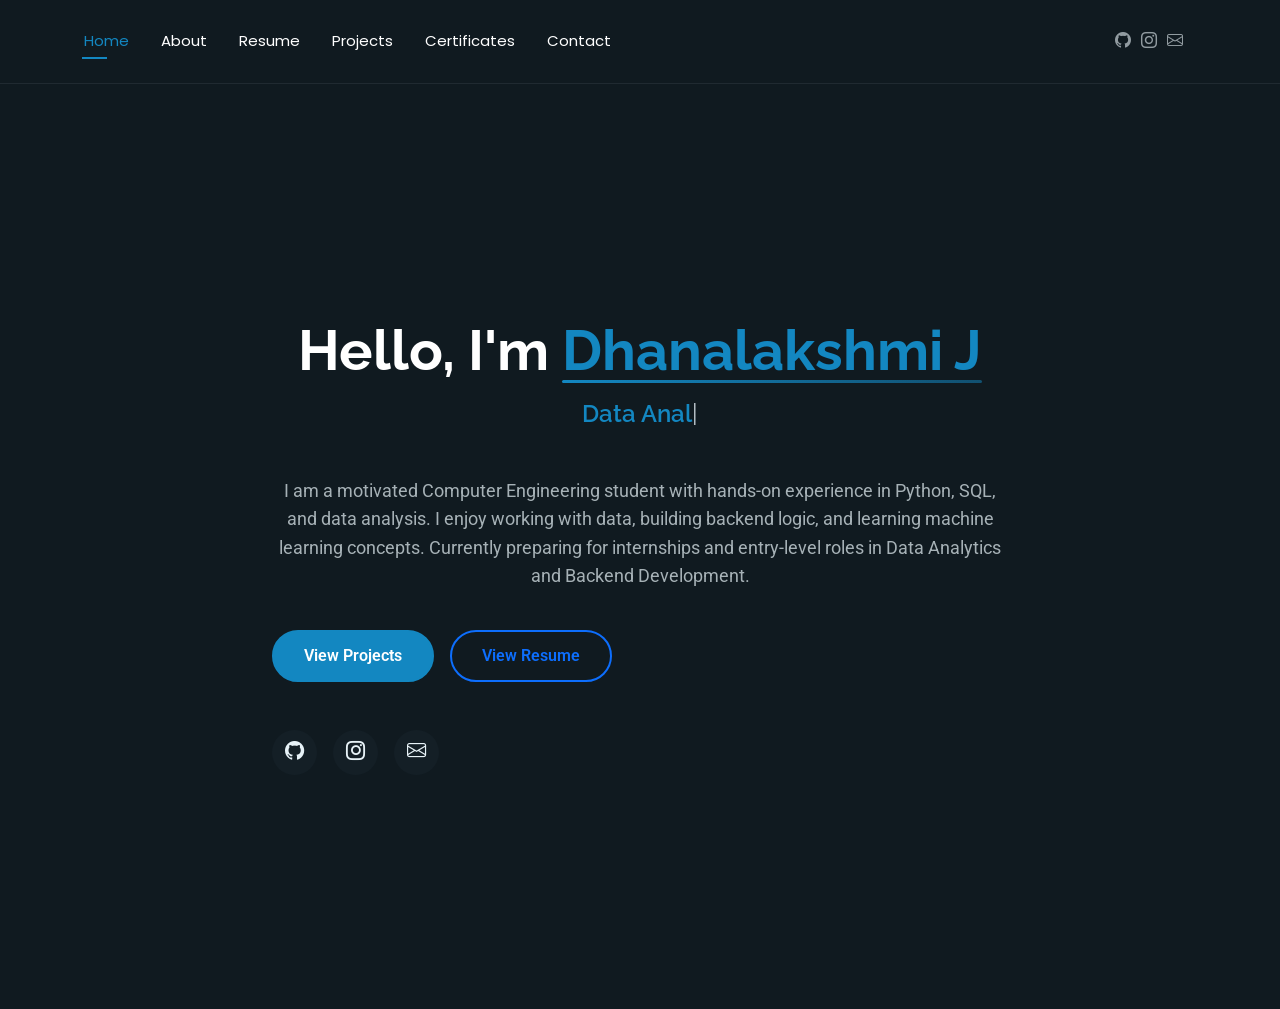
<file: index.html>
<!doctype html>
<html lang="en">

<head>
  <meta charset="utf-8" />
  <meta content="width=device-width, initial-scale=1.0" name="viewport" />
  <title>Dhanalakshmi J - Portfolio</title>
  <meta name="description" content="Portfolio of Dhanalakshmi J, Data Analyst and Python Developer" />
  <meta name="keywords" content="Dhanalakshmi J, Data Analyst, Python, SQL, Backend, Portfolio" />

  <!-- Favicons -->
  <link href="assets/img/favicon.jpeg" rel="icon" />
  <link href="assets/img/apple-touch-icon.png" rel="apple-touch-icon" />

  <!-- Fonts -->
  <link href="https://fonts.googleapis.com" rel="preconnect" />
  <link href="https://fonts.gstatic.com" rel="preconnect" crossorigin />
  <link
    href="https://fonts.googleapis.com/css2?family=Roboto:ital,wght@0,100;0,300;0,400;0,500;0,700;0,900;1,100;1,300;1,400;1,500;1,700;1,900&family=Poppins:ital,wght@0,100;0,200;0,300;0,400;0,500;0,600;0,700;0,800;0,900;1,100;1,200;1,300;1,400;1,500;1,600;1,700;1,800;1,900&family=Raleway:ital,wght@0,100;0,200;0,300;0,400;0,500;0,600;0,700;0,800;0,900;1,100;1,200;1,300;1,400;1,500;1,600;1,700;1,800;1,900&display=swap"
    rel="stylesheet" />

  <!-- Vendor CSS Files -->
  <link href="assets/vendor/bootstrap/css/bootstrap.min.css" rel="stylesheet" />
  <link href="assets/vendor/bootstrap-icons/bootstrap-icons.css" rel="stylesheet" />
  <link href="assets/vendor/aos/aos.css" rel="stylesheet" />
  <link href="assets/vendor/swiper/swiper-bundle.min.css" rel="stylesheet" />
  <link href="assets/vendor/glightbox/css/glightbox.min.css" rel="stylesheet" />

  <!-- Main CSS File -->
  <link href="assets/css/main.css" rel="stylesheet" />

  <style>
    .floating-elements {
      position: absolute;
      top: 50%;
      left: 50%;
      width: 0;
      height: 0;
      pointer-events: none;
    }

    .floating-card {
      position: absolute;
      background: #fff;
      padding: 10px 15px;
      border-radius: 50px;
      display: flex;
      align-items: center;
      gap: 5px;
      box-shadow: 0 4px 15px rgba(0, 0, 0, 0.1);
      font-size: 14px;
      font-weight: 500;
      transition:
        transform 0.3s,
        box-shadow 0.3s;
    }

    .floating-card i {
      font-size: 16px;
      color: #007bff;
    }

    .floating-card:hover {
      transform: scale(1.2);
      box-shadow: 0 6px 25px rgba(0, 0, 0, 0.2);
    }

    @keyframes orbit {
      from {
        transform: rotate(0deg) translateX(150px) rotate(0deg);
      }

      to {
        transform: rotate(360deg) translateX(150px) rotate(-360deg);
      }
    }

    .floating-card.python {
      animation: orbit 30s linear infinite;
      animation-delay: 10s;
    }

    .floating-card.sql {
      animation: orbit 30s linear infinite;
      animation-delay: 20s;
    }

    .floating-card.data {
      animation: orbit 30s linear infinite;
      animation-delay: 20s;
    }

    .hero {
      display: flex;
      align-items: center;
      justify-content: center;
      min-height: 90vh;
      text-align: center;
    }

    .hero-content {
      max-width: 750px;
      margin: auto;
    }

    .hero h1 {
      font-weight: 700;
    }

    .hero h2 {
      margin-top: 15px;
      min-height: 45px;
      font-weight: 500;
    }

    .typed-wrapper {
      font-size: 22px;
      color: #007bff;
    }

    @media (max-width: 768px) {
      .floating-card {
        font-size: 12px;
        padding: 8px 12px;
      }

      @keyframes orbit {
        0% {
          transform: rotate(0deg) translateX(80px) rotate(0deg);
        }

        100% {
          transform: rotate(360deg) translateX(80px) rotate(-360deg);
        }
      }
    }
  </style>
</head>

<body class="index-page">
  <!-- Header -->
  <header id="header" class="header d-flex align-items-center light-background sticky-top">
    <div class="container position-relative d-flex align-items-center justify-content-between">
      <nav id="navmenu" class="navmenu">
        <ul>
          <li><a href="index.html" class="active">Home</a></li>
          <li><a href="about.html">About</a></li>
          <li><a href="resume.html">Resume</a></li>
          <li><a href="project.html">Projects</a></li>
          <li><a href="certificates.html">Certificates</a></li>
          <li><a href="contact.html">Contact</a></li>
        </ul>
        <i class="mobile-nav-toggle d-xl-none bi bi-list"></i>
      </nav>

      <div class="header-social-links">
        <a href="https://github.com/dhanam755" target="_blank" rel="noopener noreferrer" class="github"><i
            class="bi bi-github"></i></a>
        <a href="https://www.instagram.com/dhanam__2306" target="_blank" rel="noopener noreferrer" class="instagram"><i
            class="bi bi-instagram"></i></a>
        <a href="mailto:rajakumarisudha1981@gmail.com" class="email"><i class="bi bi-envelope"></i></a>
      </div>
    </div>
  </header>

  <!-- Main -->
  <main class="main">
    <!-- Hero Section -->
    <section id="hero" class="hero section">
      <div class="container text-center">
        <div class="row justify-content-center align-items-center" style="min-height: 85vh">
          <div class="col-lg-8">
            <div class="hero-content">
              <h1>
                Hello, I'm <span class="highlight">Dhanalakshmi J</span>
              </h1>

              <h2 class="typed-wrapper">
                <span class="typed"
                  data-typed-items="Data Analyst,Python Developer,SQL Enthusiast,Backend Learner"></span>
              </h2>

              <p class="mt-4">
                I am a motivated Computer Engineering student with hands-on
                experience in Python, SQL, and data analysis. I enjoy working
                with data, building backend logic, and learning machine
                learning concepts. Currently preparing for internships and
                entry-level roles in Data Analytics and Backend Development.
              </p>

              <div class="hero-actions mt-4">
                <a href="project.html" class="btn btn-primary">View Projects</a>
                <a href="resume.html" class="btn btn-outline-primary">View Resume</a>
              </div>

              <div class="social-links mt-4">
                <a href="https://github.com/dhanam755" target="_blank"><i class="bi bi-github"></i></a>
                <a href="https://www.instagram.com/dhanam__2306" target="_blank"><i class="bi bi-instagram"></i></a>
                <a href="mailto:rajakumarisudha1981@gmail.com"><i class="bi bi-envelope"></i></a>
              </div>
            </div>
          </div>
        </div>
      </div>
    </section>
  </main>

  <!-- Footer -->
  <!-- <footer id="footer" class="footer">
    <div class="container">
      
      <div class="social-links d-flex justify-content-center">
        <a href="https://github.com/dhanam755" target="_blank" rel="noopener noreferrer"><i class="bi bi-github"></i></a>
        <a href="https://www.instagram.com/dhanam__2306" target="_blank" rel="noopener noreferrer"><i class="bi bi-instagram"></i></a>
        <a href="mailto:rajakumarisudha1981@gmail.com"><i class="bi bi-envelope"></i></a>
      </div>
      <div class="credits text-center mt-2"></div>
      </div>
    </div>
  </footer> -->

  <!-- Scroll Top -->
  <a href="#" id="scroll-top" class="scroll-top d-flex align-items-center justify-content-center"><i
      class="bi bi-arrow-up-short"></i></a>

  <!-- Preloader -->
  <div id="preloader"></div>

  <!-- Vendor JS Files -->
  <script src="assets/vendor/bootstrap/js/bootstrap.bundle.min.js"></script>
  <script src="assets/vendor/php-email-form/validate.js"></script>
  <script src="assets/vendor/aos/aos.js"></script>
  <script src="assets/vendor/typed.js/typed.umd.js"></script>
  <script src="assets/vendor/waypoints/noframework.waypoints.js"></script>
  <script src="assets/vendor/purecounter/purecounter_vanilla.js"></script>
  <script src="assets/vendor/swiper/swiper-bundle.min.js"></script>
  <script src="assets/vendor/imagesloaded/imagesloaded.pkgd.min.js"></script>
  <script src="assets/vendor/isotope-layout/isotope.pkgd.min.js"></script>
  <script src="assets/vendor/glightbox/js/glightbox.min.js"></script>

  <!-- Main JS File -->
  <script src="assets/js/main.js"></script>

  <!-- Typed.js Initialization -->

  <script>
    document.addEventListener("DOMContentLoaded", () => {
      if (typeof AOS !== "undefined") {
        AOS.init();
      }


      const scrollTopBtn = document.getElementById("scroll-top");
      if (scrollTopBtn) {
        scrollTopBtn.addEventListener("click", function (e) {
          e.preventDefault();
          window.scrollTo({ top: 0, behavior: "smooth" });
        });
      }
    });
  </script>
</body>

</html>
</file>
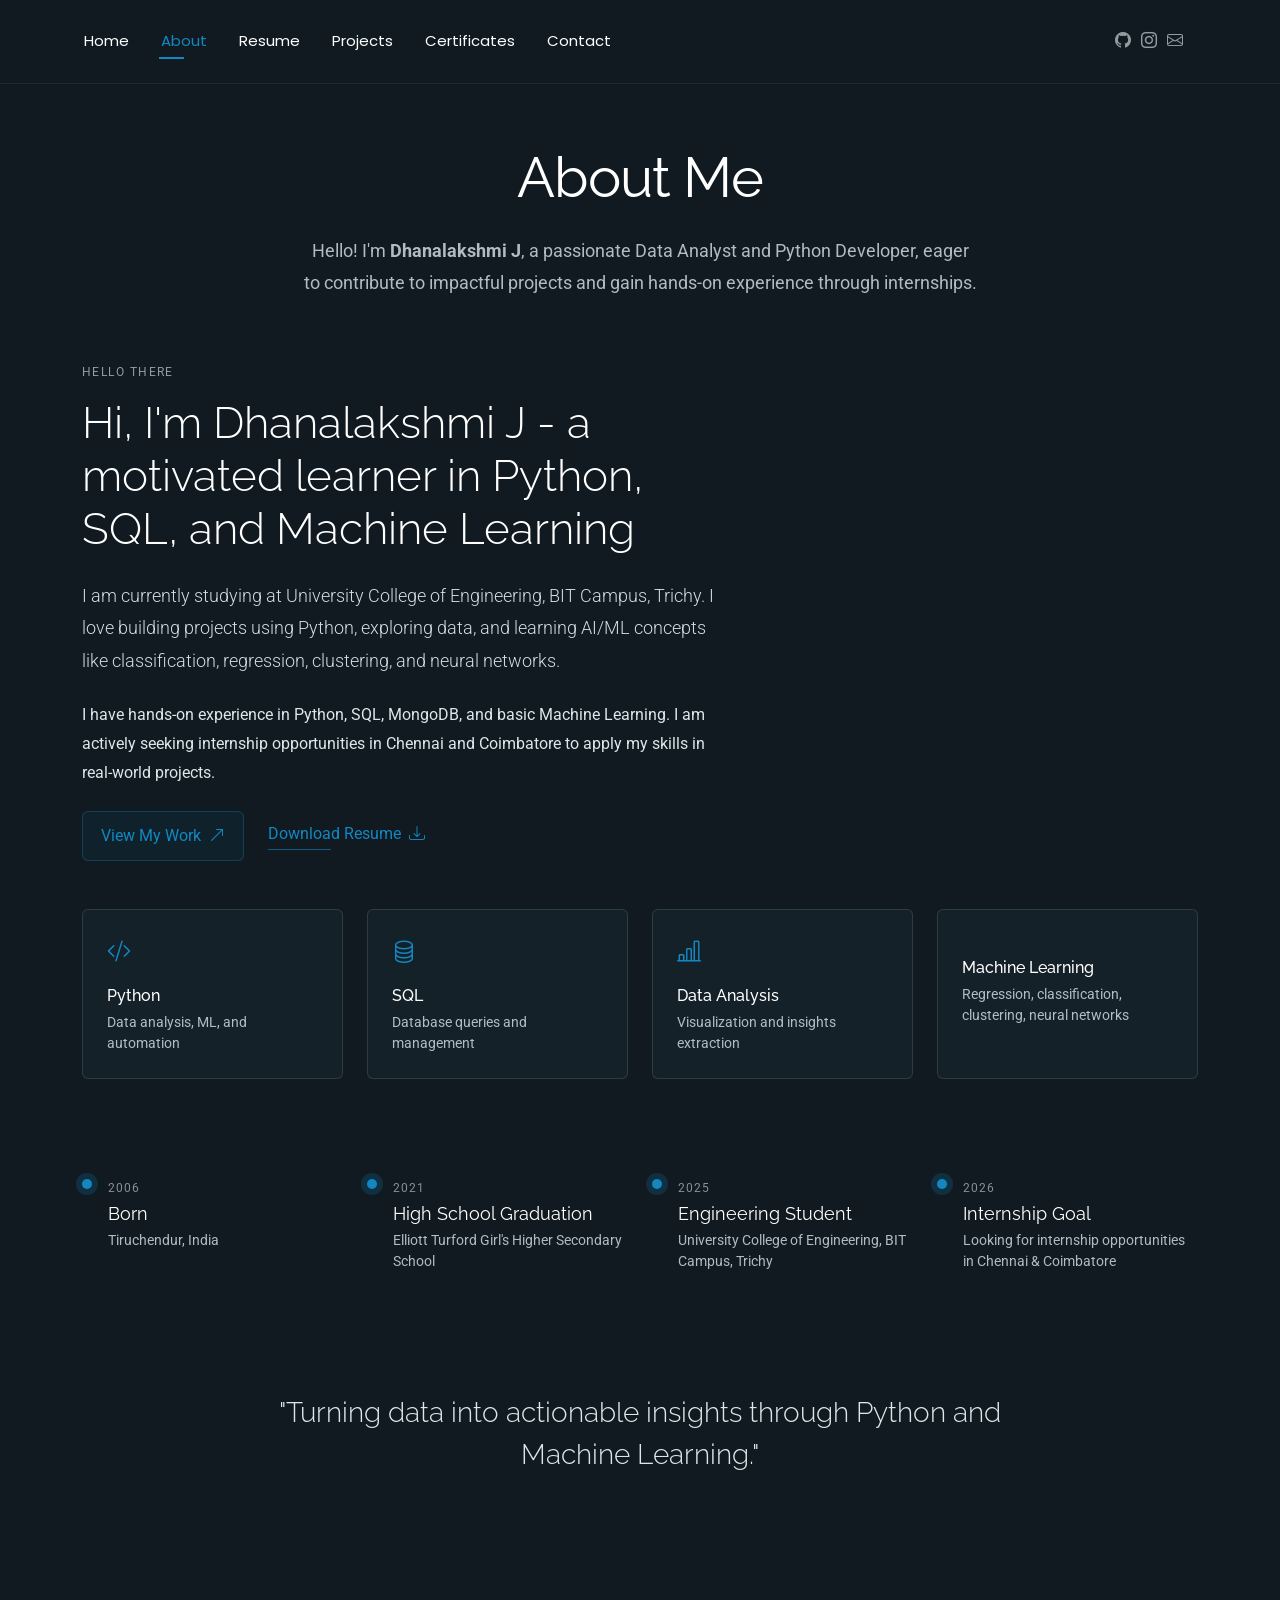
<file: about.html>
<!DOCTYPE html>
<html lang="en">

<head>
  <meta charset="utf-8">
  <meta content="width=device-width, initial-scale=1.0" name="viewport">
  <title>About - Dhanalakshmi J</title>
  <meta name="description" content="About Dhanalakshmi J, Data Analyst & Python Developer">
  <meta name="keywords" content="Dhanalakshmi J, Data Analyst, Python, SQL, Machine Learning">

  <!-- Favicons -->
  <link href="assets/img/favicon.jpeg" rel="icon">
  <link href="assets/img/apple-touch-icon.png" rel="apple-touch-icon">

  <!-- Fonts -->
  <link href="https://fonts.googleapis.com" rel="preconnect">
  <link href="https://fonts.gstatic.com" rel="preconnect" crossorigin>
  <link
    href="https://fonts.googleapis.com/css2?family=Roboto:ital,wght@0,100;0,300;0,400;0,500;0,700;0,900&family=Poppins:wght@400;500;600;700&family=Raleway:wght@400;500;600;700&display=swap"
    rel="stylesheet">

  <!-- Vendor CSS Files -->
  <link href="assets/vendor/bootstrap/css/bootstrap.min.css" rel="stylesheet">
  <link href="assets/vendor/bootstrap-icons/bootstrap-icons.css" rel="stylesheet">
  <link href="assets/vendor/aos/aos.css" rel="stylesheet">
  <link href="assets/vendor/swiper/swiper-bundle.min.css" rel="stylesheet">
  <link href="assets/vendor/glightbox/css/glightbox.min.css" rel="stylesheet">

  <!-- Main CSS File -->
  <link href="assets/css/main.css" rel="stylesheet">
</head>

<body class="about-page">

  <header id="header" class="header d-flex align-items-center light-background sticky-top">
    <div class="container position-relative d-flex align-items-center justify-content-between">

      <nav id="navmenu" class="navmenu">
        <ul>
          <li><a href="index.html">Home</a></li>
          <li><a href="about.html" class="active">About</a></li>
          <li><a href="resume.html">Resume</a></li>
          <li><a href="project.html">Projects</a></li>
          <li><a href="certificates.html">Certificates</a></li>
          <li><a href="contact.html">Contact</a></li>
        </ul>
        <i class="mobile-nav-toggle d-xl-none bi bi-list"></i>
      </nav>

      <div class="header-social-links">
        <a href="https://github.com/dhanam755" target="_blank"><i class="bi bi-github"></i></a>
        <a href="https://www.instagram.com/dhanam_2306" target="_blank"><i class="bi bi-instagram"></i></a>
        <a href="mailto:rajakumarisudha1981@gmail.com"><i class="bi bi-envelope"></i></a>
      </div>

    </div>
  </header>

  <main class="main">

    <!-- About Section -->
    <section id="about" class="about section">

      <div class="container section-title" data-aos="fade-up">
        <h2>About Me</h2>
        <p>Hello! I'm <strong>Dhanalakshmi J</strong>, a passionate Data Analyst and Python Developer, eager to
          contribute to impactful projects and gain hands-on experience through internships.</p>
      </div>

      <div class="container" data-aos="fade-up" data-aos-delay="100">

        <!-- Intro + Photo -->
        <div class="row align-items-center justify-content-between gy-5 mb-5">
          <div class="col-lg-7" data-aos="fade-right" data-aos-delay="150">
            <div class="intro-content">
              <span class="eyebrow">Hello there</span>
              <h2 class="headline">Hi, I'm Dhanalakshmi J - a motivated learner in Python, SQL, and Machine Learning
              </h2>
              <p class="lead">
                I am currently studying at University College of Engineering, BIT Campus, Trichy. I love building
                projects using Python, exploring data, and learning AI/ML concepts like classification, regression,
                clustering, and neural networks.
              </p>
              <p>
                I have hands-on experience in Python, SQL, MongoDB, and basic Machine Learning. I am actively seeking
                internship opportunities in Chennai and Coimbatore to apply my skills in real-world projects.
              </p>

              <div class="cta-group">
                <a href="project.html" class="btn-ghost">
                  View My Work <i class="bi bi-arrow-up-right"></i>
                </a>
                <a href="resume.html" class="link-underline">
                  Download Resume <i class="bi bi-download"></i>
                </a>
              </div>
            </div>
          </div>

          <!-- <div class="col-lg-5" data-aos="zoom-in" data-aos-delay="250">
            <figure class="profile-figure text-center text-lg-end">
              <img src="assets/img/profile/profile-square-11.webp" alt="Dhanalakshmi J" class="img-fluid profile-photo">
            </figure>
          </div>
        </div> -->

          <!-- Skills Grid -->
          <div class="mb-5">
            <div class="row g-4">
              <div class="col-6 col-md-4 col-lg-3" data-aos="fade-up" data-aos-delay="120">
                <div class="skill-item">
                  <i class="bi bi-code-slash"></i>
                  <h3>Python</h3>
                  <p>Data analysis, ML, and automation</p>
                </div>
              </div>
              <div class="col-6 col-md-4 col-lg-3" data-aos="fade-up" data-aos-delay="180">
                <div class="skill-item">
                  <i class="bi bi-database"></i>
                  <h3>SQL</h3>
                  <p>Database queries and management</p>
                </div>
              </div>
              <div class="col-6 col-md-4 col-lg-3" data-aos="fade-up" data-aos-delay="240">
                <div class="skill-item">
                  <i class="bi bi-bar-chart-line"></i>
                  <h3>Data Analysis</h3>
                  <p>Visualization and insights extraction</p>
                </div>
              </div>
              <div class="col-6 col-md-4 col-lg-3" data-aos="fade-up" data-aos-delay="300">
                <div class="skill-item">
                  <i class="bi bi-brain"></i>
                  <h3>Machine Learning</h3>
                  <p>Regression, classification, clustering, neural networks</p>
                </div>
              </div>
            </div>
          </div>

          <!-- Journey Timeline -->
          <div class="mb-5">
            <div class="row g-4">
              <div class="col-md-6 col-lg-3" data-aos="fade-up" data-aos-delay="120">
                <article class="timeline-item">
                  <span class="dot"></span>
                  <time>2006</time>
                  <h4>Born</h4>
                  <p>Tiruchendur, India</p>
                </article>
              </div>
              <div class="col-md-6 col-lg-3" data-aos="fade-up" data-aos-delay="180">
                <article class="timeline-item">
                  <span class="dot"></span>
                  <time>2021</time>
                  <h4>High School Graduation</h4>
                  <p>Elliott Turford Girl's Higher Secondary School</p>
                </article>
              </div>
              <div class="col-md-6 col-lg-3" data-aos="fade-up" data-aos-delay="240">
                <article class="timeline-item">
                  <span class="dot"></span>
                  <time>2025</time>
                  <h4>Engineering Student</h4>
                  <p>University College of Engineering, BIT Campus, Trichy</p>
                </article>
              </div>
              <div class="col-md-6 col-lg-3" data-aos="fade-up" data-aos-delay="300">
                <article class="timeline-item">
                  <span class="dot"></span>
                  <time>2026</time>
                  <h4>Internship Goal</h4>
                  <p>Looking for internship opportunities in Chennai & Coimbatore</p>
                </article>
              </div>
            </div>
          </div>

          <!-- Quote -->
          <blockquote class="personal-quote text-center mb-5" data-aos="fade-down" data-aos-delay="200">
            <p>"Turning data into actionable insights through Python and Machine Learning."</p>
          </blockquote>

        </div>

    </section>

  </main>

  <!-- <footer id="footer" class="footer">
    <div class="container">
      <div class="copyright text-center ">
        <p>© <span>Copyright</span> <strong class="px-1 sitename">Dhanalakshmi J</strong> <span>All Rights Reserved</span></p>
      </div>
      <div class="social-links d-flex justify-content-center">
        <a href="https://github.com/dhanam755" target="_blank"><i class="bi bi-github"></i></a>
        <a href="https://www.instagram.com/dhanam_2306" target="_blank"><i class="bi bi-instagram"></i></a>
        <a href="mailto:rajakumarisudha1981@gmail.com"><i class="bi bi-envelope"></i></a>
      </div>
      <div class="credits">
  
    </div>
  </footer> -->

  <!-- Scroll Top -->
  <a href="#" id="scroll-top" class="scroll-top d-flex align-items-center justify-content-center"><i
      class="bi bi-arrow-up-short"></i></a>

  <!-- Preloader -->
  <div id="preloader"></div>

  <!-- Vendor JS Files -->
  <script src="assets/vendor/bootstrap/js/bootstrap.bundle.min.js"></script>
  <script src="assets/vendor/php-email-form/validate.js"></script>
  <script src="assets/vendor/aos/aos.js"></script>
  <script src="assets/vendor/typed.js/typed.umd.js"></script>
  <script src="assets/vendor/waypoints/noframework.waypoints.js"></script>
  <script src="assets/vendor/purecounter/purecounter_vanilla.js"></script>
  <script src="assets/vendor/swiper/swiper-bundle.min.js"></script>
  <script src="assets/vendor/imagesloaded/imagesloaded.pkgd.min.js"></script>
  <script src="assets/vendor/isotope-layout/isotope.pkgd.min.js"></script>
  <script src="assets/vendor/glightbox/js/glightbox.min.js"></script>

  <!-- Main JS File -->
  <script src="assets/js/main.js"></script>

</body>

</html>
</file>
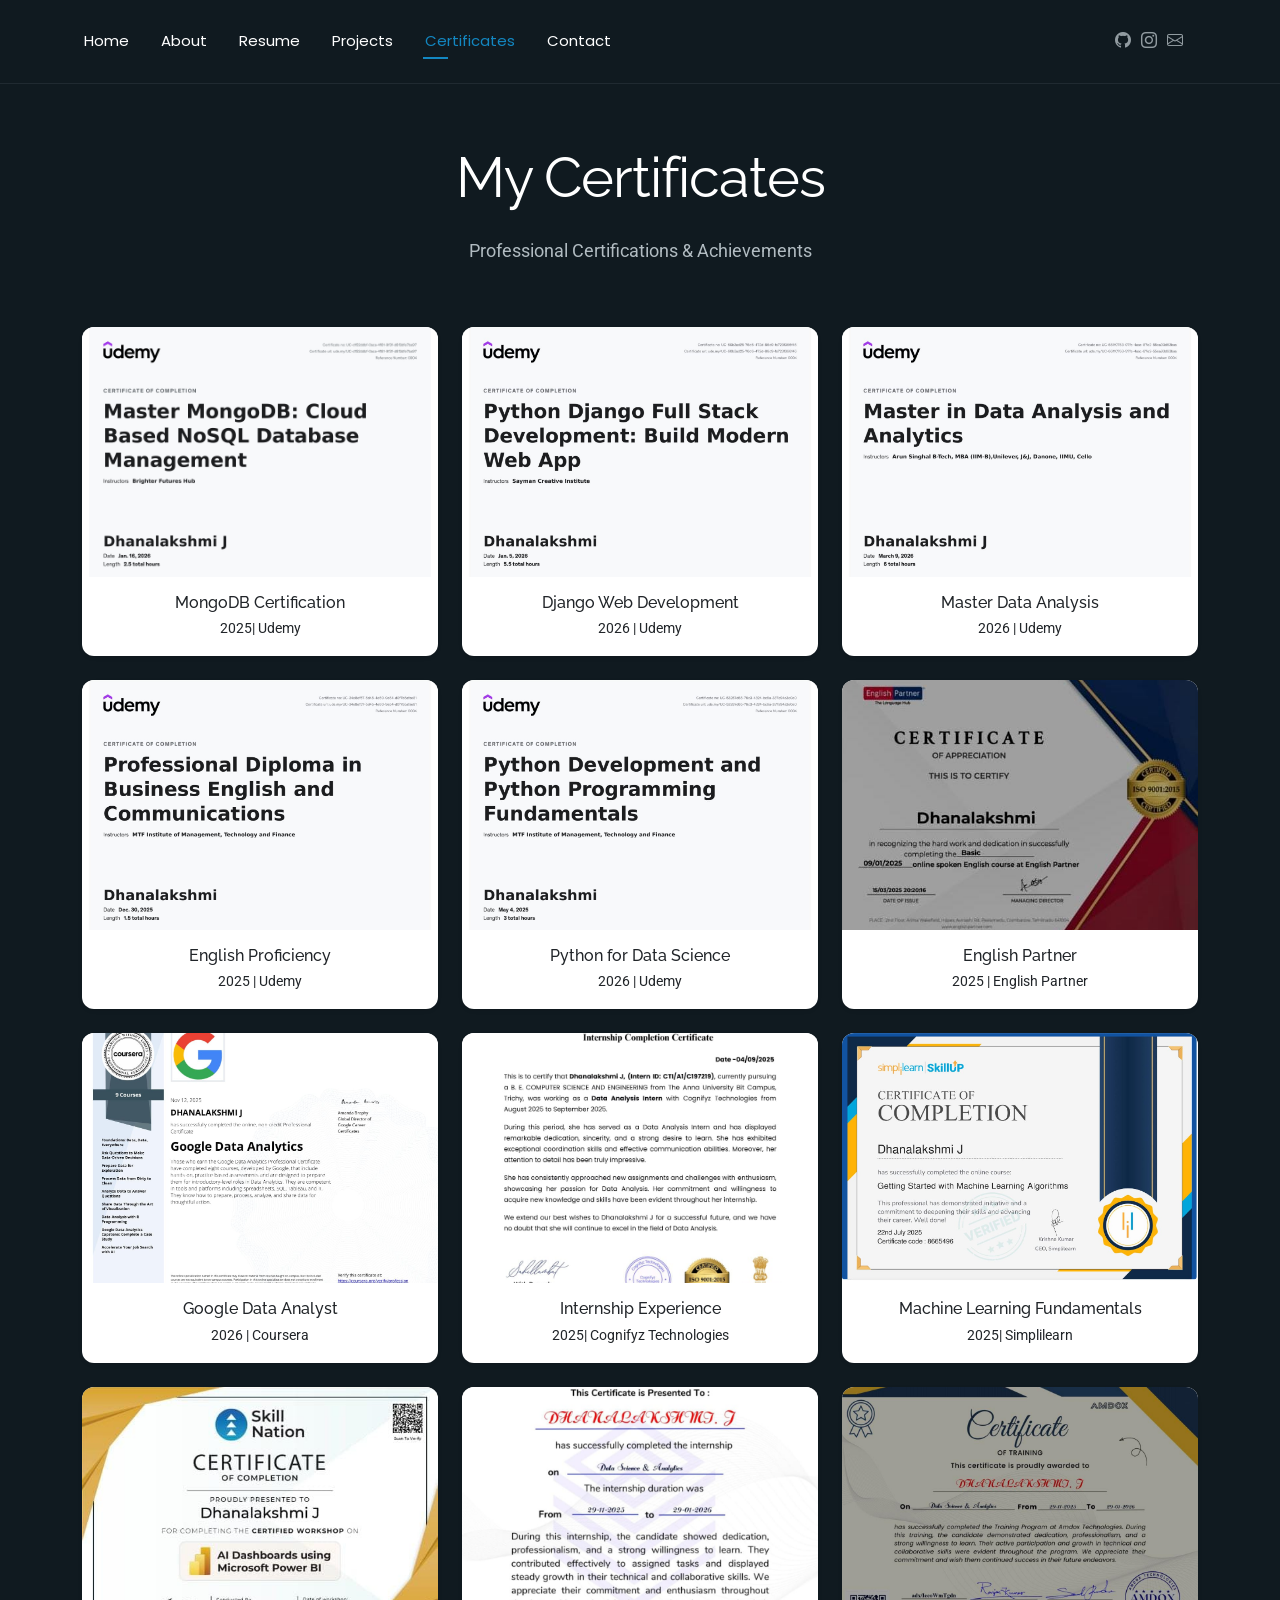
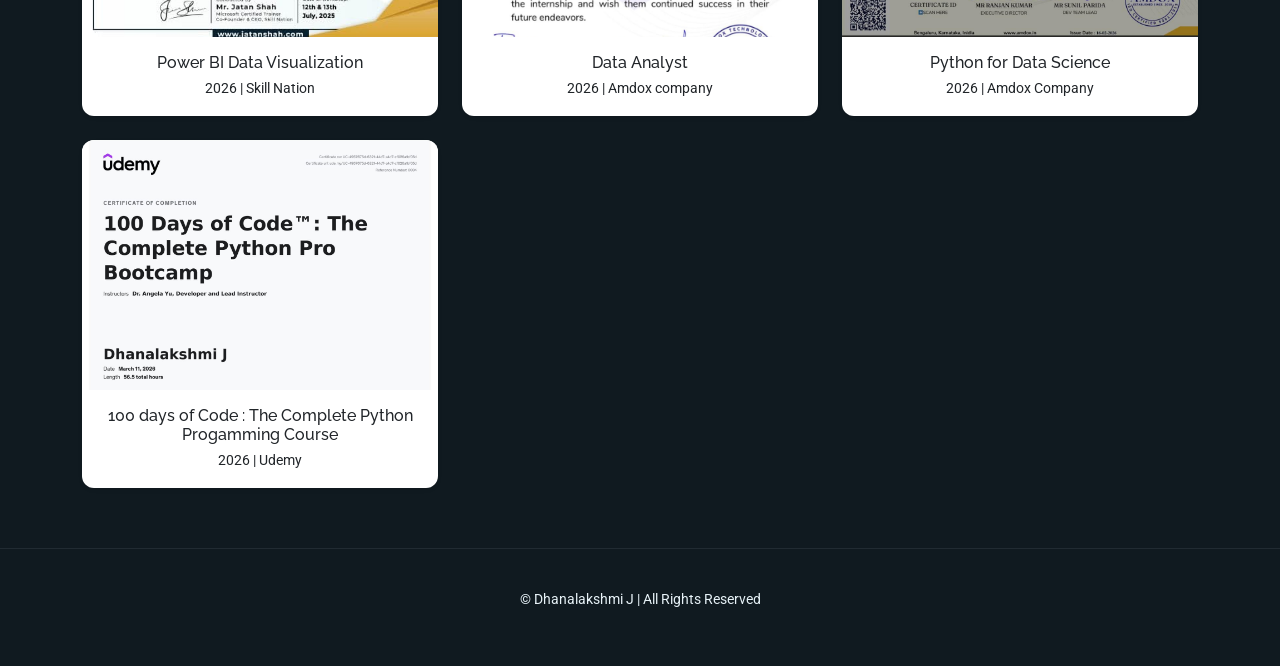
<file: certificates.html>
<!DOCTYPE html>
<html lang="en">

<head>
  <meta charset="utf-8">
  <meta content="width=device-width, initial-scale=1.0" name="viewport">
  <title>Certificates - Dhanalakshmi J</title>


  <link href="assets/img/favicon.jpeg" rel="icon">


  <link href="https://fonts.googleapis.com" rel="preconnect">
  <link href="https://fonts.gstatic.com" rel="preconnect" crossorigin>
  <link href="https://fonts.googleapis.com/css2?family=Roboto&family=Poppins&family=Raleway&display=swap"
    rel="stylesheet">

  <link href="assets/vendor/bootstrap/css/bootstrap.min.css" rel="stylesheet">
  <link href="assets/vendor/bootstrap-icons/bootstrap-icons.css" rel="stylesheet">
  <link href="assets/vendor/aos/aos.css" rel="stylesheet">

  <link href="assets/css/main.css" rel="stylesheet">

  <style>
    .certificate-card {
      cursor: pointer;
      transition: all 0.3s ease;
      border: none;
      overflow: hidden;
      border-radius: 12px;
    }

    .certificate-card img {
      height: 250px;
      object-fit: cover;
    }

    .certificate-card:hover {
      transform: translateY(-8px);
      box-shadow: 0 15px 35px rgba(0, 0, 0, 0.2);
    }

    .custom-modal {
      max-width: 75%;
    }

    .modal-content {
      border-radius: 12px;
    }

    .modal-body {
      padding: 10px;
    }

    .modal-body img {
      width: 100%;
      height: auto;
      border-radius: 8px;
    }

    @media (max-width: 768px) {
      .custom-modal {
        max-width: 95%;
      }
    }
  </style>

</head>

<body>

  <!-- Header  -->
  <header id="header" class="header d-flex align-items-center light-background sticky-top">
    <div class="container position-relative d-flex align-items-center justify-content-between">
      <nav id="navmenu" class="navmenu">
        <ul>
          <li><a href="index.html">Home</a></li>
          <li><a href="about.html">About</a></li>
          <li><a href="resume.html">Resume</a></li>
          <li><a href="project.html">Projects</a></li>
          <li><a href="certificates.html" class="active">Certificates</a></li>
          <li><a href="contact.html">Contact</a></li>
        </ul>
        <i class="mobile-nav-toggle d-xl-none bi bi-list"></i>
      </nav>

      <div class="header-social-links">
        <a href="https://github.com/dhanam755" target="_blank"><i class="bi bi-github"></i></a>
        <a href="https://www.instagram.com/dhanam__2306" target="_blank"><i class="bi bi-instagram"></i></a>
        <a href="mailto:rajakumarisudha1981@gmail.com"><i class="bi bi-envelope"></i></a>
      </div>
    </div>
  </header>

  <!-- Certificates Section -->
  <main class="main">
    <section class="section">
      <div class="container" data-aos="fade-up">
        <div class="section-title text-center">
          <h2>My Certificates</h2>
          <p>Professional Certifications & Achievements</p>
        </div>

        <div class="row gy-4">

          <!-- Certificate 1 -->
          <div class="col-md-6 col-lg-4">
            <div class="card certificate-card shadow-sm" data-bs-toggle="modal" data-bs-target="#cert1Modal">
              <img src="assets/img/certificates/mongodb certificate.jpg" class="card-img-top" alt="MongoDB Certificate">
              <div class="card-body text-center">
                <h6 class="card-title mb-1">MongoDB Certification</h6>
                <small>2025| Udemy
                </small>
              </div>
            </div>
          </div>

          <!-- Certificate 2 -->
          <div class="col-md-6 col-lg-4">
            <div class="card certificate-card shadow-sm" data-bs-toggle="modal" data-bs-target="#cert2Modal">
              <img src="assets/img/certificates/Django.jpeg" class="card-img-top" alt="Django Certificate">
              <div class="card-body text-center">
                <h6 class="card-title mb-1">Django Web Development</h6>
                <small>2026 | Udemy</small>
              </div>
            </div>
          </div>

          <div class="col-md-6 col-lg-4">
            <div class="card certificate-card shadow-sm" data-bs-toggle="modal" data-bs-target="#cert3Modal">
              <img src="assets/img/certificates/master data analysis.jpeg" class="card-img-top"
                alt="Master Data Analysis Certificate">
              <div class="card-body text-center">
                <h6 class="card-title mb-1">Master Data Analysis</h6>
                <small>2026 | Udemy
                </small>
              </div>
            </div>
          </div>

          <div class="col-md-6 col-lg-4">
            <div class="card certificate-card shadow-sm" data-bs-toggle="modal" data-bs-target="#cert4Modal">
              <img src="assets/img/certificates/english .jpeg" class="card-img-top" alt="English Certificate">
              <div class="card-body text-center">
                <h6 class="card-title mb-1">English Proficiency</h6>
                <small>2025 | Udemy
                </small>
              </div>
            </div>
          </div>


          <div class="col-md-6 col-lg-4">
            <div class="card certificate-card shadow-sm" data-bs-toggle="modal" data-bs-target="#cert5Modal">
              <img src="assets/img/certificates/python .jpeg" class="card-img-top" alt="Python Certificate">
              <div class="card-body text-center">
                <h6 class="card-title mb-1">Python for Data Science</h6>
                <small>2026 | Udemy
                </small>
              </div>
            </div>
          </div>


          <div class="col-md-6 col-lg-4">
            <div class="card certificate-card shadow-sm" data-bs-toggle="modal" data-bs-target="#cert6Modal">
              <img src="assets/img/certificates/english parnter.jpeg" class="card-img-top"
                alt="English Partner Certificate">
              <div class="card-body text-center">
                <h6 class="card-title mb-1">English Partner</h6>
                <small>2025 | English Partner
                </small>
              </div>
            </div>
          </div>

          <div class="col-md-6 col-lg-4">
            <div class="card certificate-card shadow-sm" data-bs-toggle="modal" data-bs-target="#cert7Modal">
              <img src="assets/img/certificates/Google data analysis.jpeg" class="card-img-top"
                alt="Google Data Analysis Certificate">
              <div class="card-body text-center">
                <h6 class="card-title mb-1">Google Data Analyst</h6>
                <small>2026 | Coursera
                </small>
              </div>
            </div>
          </div>


          <div class="col-md-6 col-lg-4">
            <div class="card certificate-card shadow-sm" data-bs-toggle="modal" data-bs-target="#cert8Modal">
              <img src="assets/img/certificates/internship .jpeg" class="card-img-top" alt="Internship Certificate">
              <div class="card-body text-center">
                <h6 class="card-title mb-1">Internship Experience</h6>
                <small>2025| Cognifyz Technologies
                </small>
              </div>
            </div>
          </div>


          <div class="col-md-6 col-lg-4">
            <div class="card certificate-card shadow-sm" data-bs-toggle="modal" data-bs-target="#cert9Modal">
              <img src="assets/img/certificates/ML.jpeg" class="card-img-top" alt="Machine Learning Certificate">
              <div class="card-body text-center">
                <h6 class="card-title mb-1">Machine Learning Fundamentals</h6>
                <small>2025| Simplilearn
                </small>
              </div>
            </div>
          </div>


          <div class="col-md-6 col-lg-4">
            <div class="card certificate-card shadow-sm" data-bs-toggle="modal" data-bs-target="#cert10Modal">
              <img src="assets/img/certificates/power bi.jpeg" class="card-img-top"
                alt="Power BI  Workshop Certificate">
              <div class="card-body text-center">
                <h6 class="card-title mb-1">Power BI Data Visualization</h6>
                <small>2026 | Skill Nation
                </small>
              </div>
            </div>
          </div>

          <div class="col-md-6 col-lg-4">
            <div class="card certificate-card shadow-sm" data-bs-toggle="modal" data-bs-target="#cert11Modal">
              <img src="assets/img/certificates/Amdox internship.jpeg" class="card-img-top"
                alt="Data Analyst Certificate">
              <div class="card-body text-center">
                <h6 class="card-title mb-1">Data Analyst</h6>
                <small>2026 | Amdox company
                </small>
              </div>
            </div>
          </div>


          <div class="col-md-6 col-lg-4">
            <div class="card certificate-card shadow-sm" data-bs-toggle="modal" data-bs-target="#cert12Modal">
              <img src="assets/img/certificates/Amdox certification.jpeg" class="card-img-top"
                alt="Data Science Certificate">
              <div class="card-body text-center">
                <h6 class="card-title mb-1">Python for Data Science</h6>
                <small>2026 | Amdox Company
                </small>
              </div>
            </div>
          </div>


          <div class="col-md-6 col-lg-4">
            <div class="card certificate-card shadow-sm" data-bs-toggle="modal" data-bs-target="#cert13Modal">
              <img src="assets/img/certificates/100 days python .jpeg" class="card-img-top"
                alt="100 Days of Code Certificate">
              <div class="card-body text-center">
                <h6 class="card-title mb-1">100 days of Code : The Complete Python Progamming Course</h6>
                <small>2026 | Udemy
                </small>
              </div>
            </div>
          </div>


        </div>
      </div>
    </section>
  </main>

  <!-- Footer -->
  <footer id="footer" class="footer">
    <div class="container text-center">
      <p>© Dhanalakshmi J | All Rights Reserved</p>
    </div>
  </footer>

  <!-- Certificate 1 Modal -->
  <div class="modal fade" id="cert1Modal" tabindex="-1">
    <div class="modal-dialog modal-dialog-centered custom-modal">
      <div class="modal-content">
        <div class="modal-header">
          <h5 class="modal-title">MongoDB Certificate</h5>
          <button type="button" class="btn-close" data-bs-dismiss="modal"></button>
        </div>
        <div class="modal-body text-center">
          <img src="assets/img/certificates/mongodb certificate.jpg" alt="MongoDB Certificate">
        </div>
      </div>
    </div>
  </div>

  <!-- Certificate 2 Modal -->
  <div class="modal fade" id="cert2Modal" tabindex="-1">
    <div class="modal-dialog modal-dialog-centered custom-modal">
      <div class="modal-content">
        <div class="modal-header">
          <h5 class="modal-title">Django Certificate</h5>
          <button type="button" class="btn-close" data-bs-dismiss="modal"></button>
        </div>
        <div class="modal-body text-center">
          <img src="assets/img/certificates/Django.jpeg" alt="Django Certificate">
        </div>
      </div>
    </div>
  </div>


  <div class="modal fade" id="cert3Modal" tabindex="-1">
    <div class="modal-dialog modal-dialog-centered custom-modal">
      <div class="modal-content">
        <div class="modal-header">
          <h5 class="modal-title">Master Data Analyst Certificate</h5>
          <button type="button" class="btn-close" data-bs-dismiss="modal"></button>
        </div>
        <div class="modal-body text-center">
          <img src="assets/img/certificates/master data analysis.jpeg" alt="data analysis Certificate">
        </div>
      </div>
    </div>
  </div>

  <div class="modal fade" id="cert4Modal" tabindex="-1">
    <div class="modal-dialog modal-dialog-centered custom-modal">
      <div class="modal-content">
        <div class="modal-header">
          <h5 class="modal-title">English Proficiency</h5>
          <button type="button" class="btn-close" data-bs-dismiss="modal"></button>
        </div>
        <div class="modal-body text-center">
          <img src="assets/img/certificates/english .jpeg" alt="English Certificate">
        </div>
      </div>
    </div>
  </div>
  <div class="modal fade" id="cert5Modal" tabindex="-1">
    <div class="modal-dialog modal-dialog-centered custom-modal">
      <div class="modal-content">
        <div class="modal-header">
          <h5 class="modal-title">Python for Data Science Certificate</h5>
          <button type="button" class="btn-close" data-bs-dismiss="modal"></button>
        </div>
        <div class="modal-body text-center">
          <img src="assets/img/certificates/python .jpeg" alt="Python Certificate">
        </div>
      </div>
    </div>
  </div>

  <div class="modal fade" id="cert6Modal" tabindex="-1">
    <div class="modal-dialog modal-dialog-centered custom-modal">
      <div class="modal-content">
        <div class="modal-header">
          <h5 class="modal-title">English Proficiency Certificate</h5>
          <button type="button" class="btn-close" data-bs-dismiss="modal"></button>
        </div>
        <div class="modal-body text-center">
          <img src="assets/img/certificates/english parnter.jpeg" alt="English PartnerCertificate">
        </div>
      </div>
    </div>
  </div>



  <div class="modal fade" id="cert7Modal" tabindex="-1">
    <div class="modal-dialog modal-dialog-centered custom-modal">
      <div class="modal-content">
        <div class="modal-header">
          <h5 class="modal-title">Google Data Analyst Certificate</h5>
          <button type="button" class="btn-close" data-bs-dismiss="modal"></button>
        </div>
        <div class="modal-body text-center">
          <img src="assets/img/certificates/Google data analysis.jpeg" alt="Google Data Analyst Certificate">
        </div>
      </div>
    </div>
  </div>


  <div class="modal fade" id="cert8Modal" tabindex="-1">
    <div class="modal-dialog modal-dialog-centered custom-modal">
      <div class="modal-content">
        <div class="modal-header">
          <h5 class="modal-title">Internship Experience Cognify </h5>
          <button type="button" class="btn-close" data-bs-dismiss="modal"></button>
        </div>
        <div class="modal-body text-center">
          <img src="assets/img/certificates/internship .jpeg" alt="Internship Experience Certificate">
        </div>
      </div>
    </div>
  </div>


  <div class="modal fade" id="cert9Modal" tabindex="-1">
    <div class="modal-dialog modal-dialog-centered custom-modal">
      <div class="modal-content">
        <div class="modal-header">
          <h5 class="modal-title">Simpilearn Machine Learning </h5>
          <button type="button" class="btn-close" data-bs-dismiss="modal"></button>
        </div>
        <div class="modal-body text-center">
          <img src="assets/img/certificates/ML.jpeg" alt="Simpilearn Machine Learning Certificate">
        </div>
      </div>
    </div>
  </div>

  <div class="modal fade" id="cert10Modal" tabindex="-1">
    <div class="modal-dialog modal-dialog-centered custom-modal">
      <div class="modal-content">
        <div class="modal-header">
          <h5 class="modal-title">Power BI Certificate</h5>
          <button type="button" class="btn-close" data-bs-dismiss="modal"></button>
        </div>
        <div class="modal-body text-center">
          <img src="assets/img/certificates/power bi.jpeg" alt="Power BI Certificate">
        </div>
      </div>
    </div>
  </div>


  <div class="modal fade" id="cert11Modal" tabindex="-1">
    <div class="modal-dialog modal-dialog-centered custom-modal">
      <div class="modal-content">
        <div class="modal-header">
          <h5 class="modal-title">Internship Experience Amdox </h5>
          <button type="button" class="btn-close" data-bs-dismiss="modal"></button>
        </div>
        <div class="modal-body text-center">
          <img src="assets/img/certificates/Amdox internship.jpeg" alt="Internship Experience Certificate">
        </div>
      </div>
    </div>
  </div>


  <div class="modal fade" id="cert12Modal" tabindex="-1">
    <div class="modal-dialog modal-dialog-centered custom-modal">
      <div class="modal-content">
        <div class="modal-header">
          <h5 class="modal-title">Internship Experience Amdox </h5>
          <button type="button" class="btn-close" data-bs-dismiss="modal"></button>
        </div>
        <div class="modal-body text-center">
          <img src="assets/img/certificates/Amdox certification.jpeg" alt="Internship Experience Certificate">
        </div>
      </div>
    </div>
  </div>



  <div class="modal fade" id="cert13Modal" tabindex="-1">
    <div class="modal-dialog modal-dialog-centered custom-modal">
      <div class="modal-content">
        <div class="modal-header">
          <h5 class="modal-title">100 days of Code :The Complete Python Pro Bootcamp</h5>
          <button type="button" class="btn-close" data-bs-dismiss="modal"></button>
        </div>
        <div class="modal-body text-center">
          <img src="assets/img/certificates/100 days python .jpeg" alt="Python Certificate">
        </div>
      </div>
    </div>
  </div>


  <!-- Vendor JS -->
  <script src="assets/vendor/bootstrap/js/bootstrap.bundle.min.js"></script>
  <script src="assets/vendor/aos/aos.js"></script>
  <script src="assets/js/main.js"></script>
  <script>
    AOS.init();
  </script>

</body>

</html>
</file>
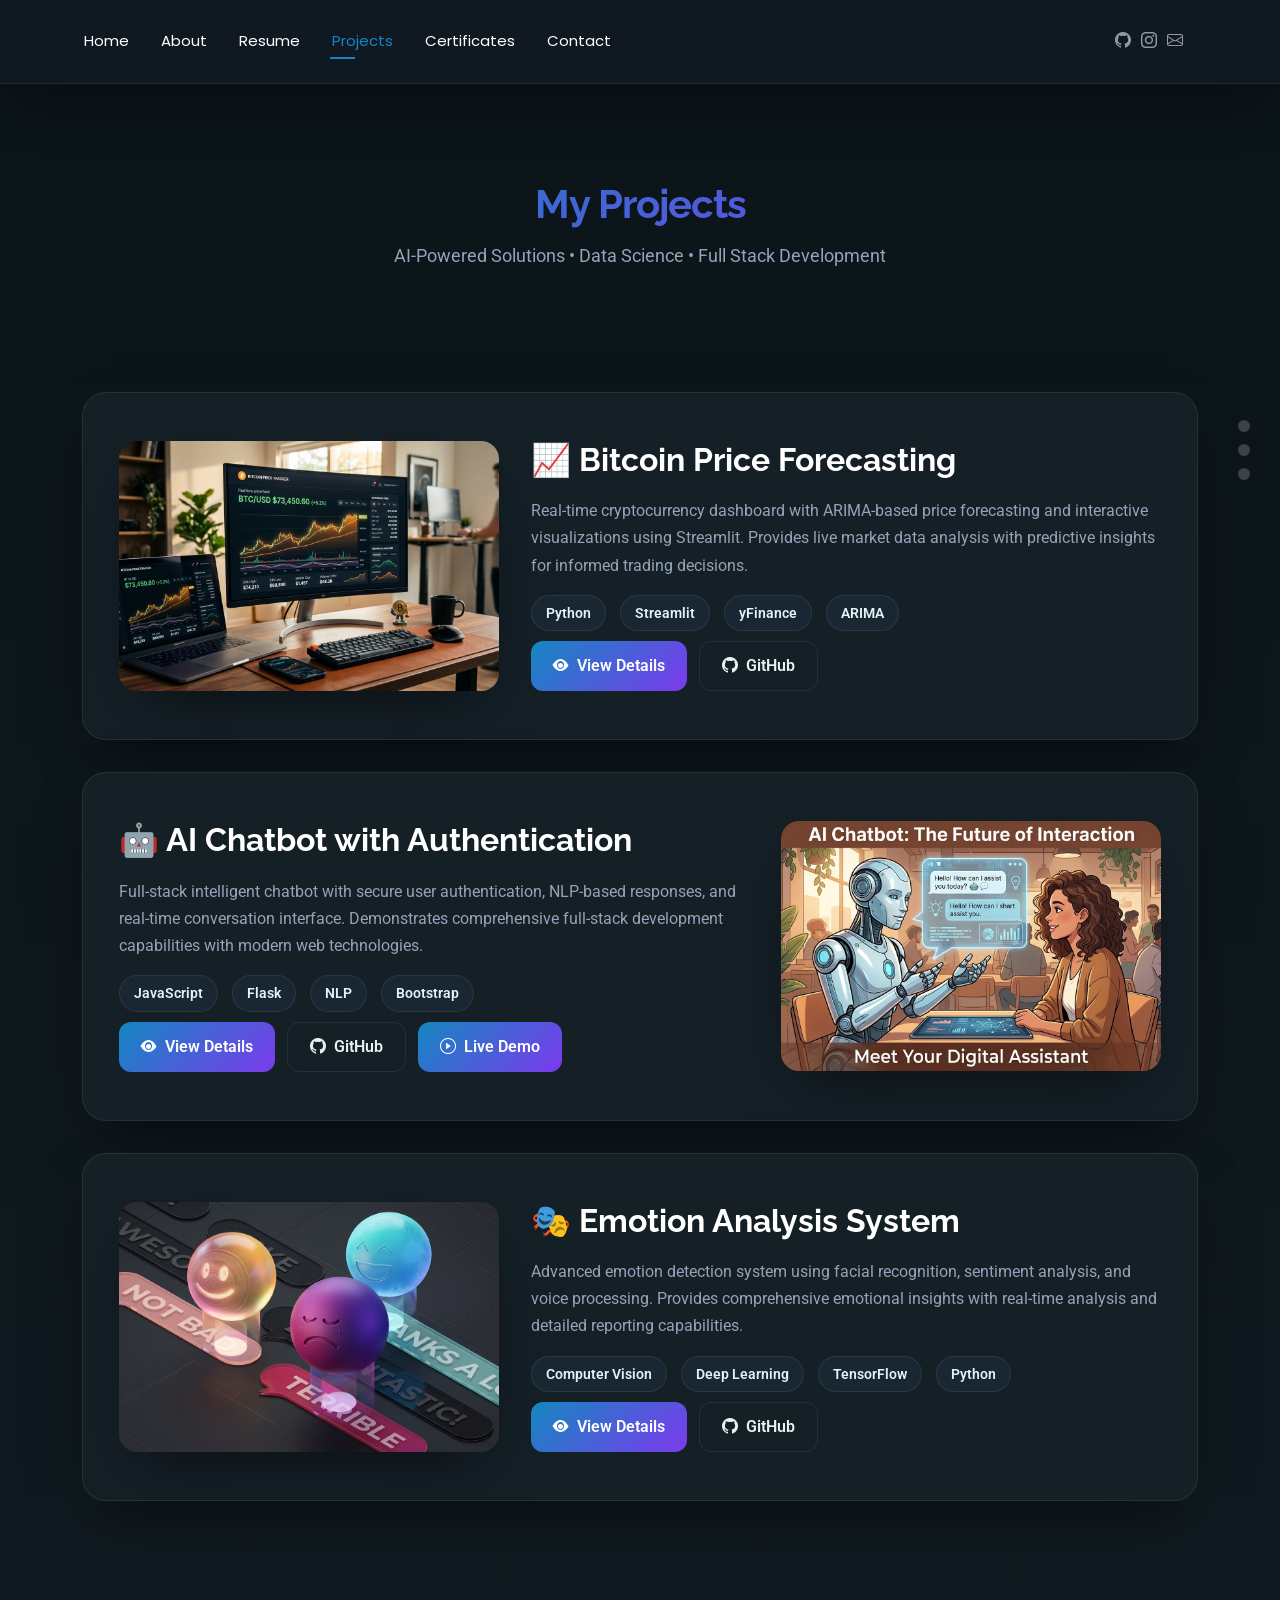
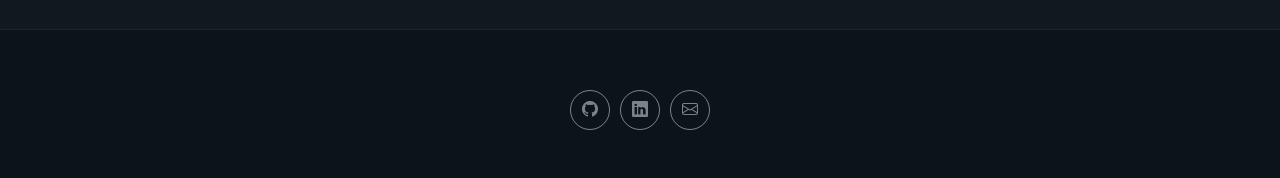
<file: project.html>
<!doctype html>
<html lang="en">

<head>
  <meta charset="utf-8" />
  <meta name="viewport" content="width=device-width, initial-scale=1.0" />
  <title>Projects - Dhanalakshmi J</title>

  <link href="https://fonts.googleapis.com" rel="preconnect" />
  <link href="https://fonts.gstatic.com" rel="preconnect" crossorigin />
  <link
    href="https://fonts.googleapis.com/css2?family=Roboto:ital,wght@0,100;0,300;0,400;0,500;0,700;0,900;1,100;1,300;1,400;1,500;1,700;1,900&family=Poppins:ital,wght@0,100;0,200;0,300;0,400;0,500;0,600;0,700;0,800;0,900;1,100;1,200;1,300;1,400;1,500;1,600;1,700;1,800;1,900&family=Raleway:ital,wght@0,100;0,200;0,300;0,400;0,500;0,600;0,700;0,800;0,900;1,100;1,200;1,300;1,400;1,500;1,600;1,700;1,800;1,900&display=swap"
    rel="stylesheet" />
  <link href="assets/vendor/bootstrap/css/bootstrap.min.css" rel="stylesheet" />
  <link href="assets/vendor/bootstrap-icons/bootstrap-icons.css" rel="stylesheet" />
  <link href="https://unpkg.com/aos@2.3.1/dist/aos.css" rel="stylesheet" />
  <link href="assets/css/main.css" rel="stylesheet" />

  <style>
    :root {
      --background-color: #0b1419;
      --primary-bg: #101a20;
      --secondary-bg: #141f26;
      --section-bg: #192732;
      --modal-bg: #0f1923;
      --modal-section-bg: #162230;
      --accent-blue: #1387c1;
      --accent-green: #22c55e;
      --accent-purple: #7c3aed;
      --accent-cyan: #22d3ee;
      --text-primary: #e7f2f7;
      --text-secondary: #94a3b8;
      --border-color: rgba(255, 255, 255, 0.08);
      --card-shadow: 0 24px 60px -24px rgba(0, 0, 0, 0.6);
      --nav-color: #ffffff;
      --nav-hover-color: #1387c1;
    }

    * {
      box-sizing: border-box;
    }

    body {
      background: linear-gradient(180deg, var(--background-color) 0%, var(--primary-bg) 100%);
      color: var(--text-primary);
      min-height: 100vh;
      overflow-x: hidden;
    }

    .header {
      background: rgba(17, 25, 34, 0.95);
      backdrop-filter: blur(10px);
      box-shadow: var(--card-shadow);
    }

    .logo {
      color: var(--text-primary);
      text-decoration: none;
      font-weight: 700;
      font-size: 1.1rem;
      letter-spacing: 0.03em;
    }

    .section-title {
      text-align: center;
      margin-bottom: 60px;
    }

    .section-title h2 {
      font-size: 2.5rem;
      font-weight: 700;
      margin-bottom: 12px;
      background: linear-gradient(135deg, var(--accent-blue), var(--accent-purple));
      -webkit-background-clip: text;
      -webkit-text-fill-color: transparent;
      background-clip: text;
    }

    .section-title p {
      color: var(--text-secondary);
    }

    .project-section {
      background: var(--secondary-bg);
      border: 1px solid var(--border-color);
      border-radius: 24px;
      padding: 48px 36px;
      margin-bottom: 32px;
      box-shadow: var(--card-shadow);
    }

    .project-content {
      display: flex;
      gap: 32px;
      align-items: flex-start;
      flex-wrap: wrap;
    }

    .project-image {
      flex: 0 0 380px;
      max-width: 380px;
    }

    .project-image img {
      width: 100%;
      height: 250px;
      object-fit: cover;
      border-radius: 18px;
      box-shadow: var(--card-shadow);
    }

    .project-info {
      flex: 1 1 320px;
    }

    .project-title {
      font-size: 2rem;
      font-weight: 700;
      margin-bottom: 18px;
    }

    .project-description,
    .modal-section p,
    .modal-section li {
      color: var(--text-secondary);
      line-height: 1.7;
    }

    .tech-badge,
    .footer-badge {
      display: inline-block;
      padding: 7px 14px;
      border-radius: 999px;
      margin: 0 10px 10px 0;
      border: 1px solid var(--border-color);
      background: var(--section-bg);
      color: var(--text-primary);
      font-size: 0.85rem;
      font-weight: 600;
    }

    .badge-blue {
      color: #4ab8e8;
    }

    .badge-green {
      color: #4ade80;
    }

    .badge-purple {
      color: #a78bfa;
    }

    .badge-amber {
      color: #fbbf24;
    }

    .badge-red {
      color: #f87171;
    }

    .project-actions,
    .footer-actions,
    .footer-badges {
      display: flex;
      gap: 12px;
      flex-wrap: wrap;
    }

    .btn-project,
    .btn-modal-primary,
    .btn-modal-secondary {
      display: inline-flex;
      align-items: center;
      justify-content: center;
      gap: 8px;
      padding: 12px 22px;
      border-radius: 12px;
      text-decoration: none;
      border: none;
      font-weight: 600;
      transition: transform 0.25s ease, box-shadow 0.25s ease, background 0.25s ease;
    }

    .btn-project,
    .btn-modal-primary {
      background: linear-gradient(135deg, var(--accent-blue), var(--accent-purple));
      color: #fff;
    }

    .btn-project:hover,
    .btn-modal-primary:hover {
      transform: translateY(-2px);
      box-shadow: 0 10px 24px rgba(19, 135, 193, 0.35);
      color: #fff;
    }

    .btn-github,
    .btn-modal-secondary {
      background: transparent;
      border: 1px solid var(--border-color);
      color: var(--text-primary);
    }

    .btn-disabled {
      opacity: 0.7;
      pointer-events: none;
    }

    .screenshot-carousel {
      position: relative;
      height: 420px;
      margin: 20px 0;
      overflow: hidden;
      border-radius: 20px;
      background: linear-gradient(145deg, #0f172a, #1e293b);
      border: 1px solid rgba(255, 255, 255, 0.1);
    }

    .carousel-track {
      position: relative;
      width: 100%;
      height: 100%;
    }

    .carousel-slide {
      position: absolute;
      inset: 0;
      display: flex;
      align-items: center;
      justify-content: center;
      padding: 28px 20px 56px;
      opacity: 0;
      transform: translateX(60px);
      transition: opacity 0.45s ease, transform 0.45s ease;
      pointer-events: none;
    }

    .carousel-slide.active {
      opacity: 1;
      transform: translateX(0);
      pointer-events: auto;
    }

    .carousel-slide.prev-exit {
      opacity: 0;
      transform: translateX(-60px);
    }

    .carousel-slide img {
      max-width: 92%;
      max-height: 100%;
      object-fit: contain;
      border-radius: 12px;
    }

    .carousel-btn {
      position: absolute;
      top: 50%;
      transform: translateY(-50%);
      width: 44px;
      height: 44px;
      border-radius: 50%;
      border: none;
      background: linear-gradient(135deg, var(--accent-blue), var(--accent-purple));
      color: #fff;
      z-index: 20;
    }

    .carousel-btn.prev {
      left: 16px;
    }

    .carousel-btn.next {
      right: 16px;
    }

    .carousel-dots {
      position: absolute;
      left: 50%;
      bottom: 18px;
      transform: translateX(-50%);
      display: flex;
      gap: 10px;
      z-index: 20;
    }

    .carousel-dot {
      width: 10px;
      height: 10px;
      border-radius: 50%;
      border: none;
      background: rgba(255, 255, 255, 0.35);
    }

    .carousel-dot.active {
      background: var(--accent-cyan);
      transform: scale(1.35);
    }

    .carousel-caption-label {
      position: absolute;
      left: 50%;
      bottom: 44px;
      transform: translateX(-50%);
      background: rgba(0, 0, 0, 0.8);
      color: #fff;
      padding: 5px 18px;
      border-radius: 20px;
      font-size: 0.82rem;
      z-index: 15;
    }

    .modal-content {
      background: var(--modal-bg);
      color: var(--text-primary);
      border: 1px solid rgba(19, 135, 193, 0.25);
      border-radius: 20px;
    }

    .modal-header,
    .modal-footer {
      border-color: rgba(255, 255, 255, 0.08);
      background: rgba(15, 25, 35, 0.95);
    }

    .modal-body {
      max-height: 75vh;
      overflow-y: auto;
      padding: 0;
    }

    .modal-section {
      padding: 28px 32px;
      border-bottom: 1px solid rgba(255, 255, 255, 0.06);
    }

    .modal-section:last-child {
      border-bottom: none;
    }

    .modal-section-heading,
    .modal-screenshots-heading {
      font-size: 0.82rem;
      font-weight: 700;
      letter-spacing: 0.05em;
      text-transform: uppercase;
      color: var(--accent-cyan);
      margin-bottom: 12px;
    }

    .project-nav {
      position: fixed;
      right: 30px;
      top: 50%;
      transform: translateY(-50%);
      z-index: 500;
      display: flex;
      flex-direction: column;
      gap: 12px;
    }

    .nav-dot {
      width: 12px;
      height: 12px;
      border-radius: 50%;
      background: rgba(255, 255, 255, 0.2);
      border: 2px solid transparent;
      cursor: pointer;
      position: relative;
      transition: all 0.25s ease;
    }

    .nav-dot.active {
      background: var(--accent-cyan);
      transform: scale(1.3);
      border-color: rgba(34, 211, 238, 0.3);
    }

    .nav-dot::after {
      content: attr(data-title);
      position: absolute;
      right: 22px;
      top: 50%;
      transform: translateY(-50%);
      background: var(--secondary-bg);
      color: var(--text-primary);
      padding: 4px 10px;
      border-radius: 6px;
      font-size: 0.75rem;
      white-space: nowrap;
      opacity: 0;
      pointer-events: none;
      transition: opacity 0.25s ease;
      border: 1px solid var(--border-color);
    }

    .nav-dot:hover::after {
      opacity: 1;
    }

    @media (max-width: 1199px) {
      .header-social-links {
        display: none !important;
      }

      .project-nav {
        position: static;
        flex-direction: row;
        justify-content: center;
        margin: 30px auto 10px;
        transform: none;
      }

      #header .container {
        justify-content: flex-end !important;
      }

      #navmenu {
        margin-left: auto;
      }

      #navmenu .mobile-nav-toggle {
        margin-left: auto;
        margin-right: 10px;
      }

      body.mobile-nav-active #navmenu {
        position: fixed !important;
        inset: 0 !important;
        display: block !important;
        width: 100vw;
        height: 100vh;
        z-index: 9997 !important;
        background: rgba(33, 37, 41, 0.88) !important;
        padding: 0 !important;
      }

      body.mobile-nav-active #navmenu>ul {
        display: flex !important;
        flex-direction: column !important;
        align-items: stretch !important;
        justify-content: flex-start !important;
        list-style: none !important;
        position: absolute !important;
        inset: 72px 20px 20px 20px !important;
        width: auto !important;
        min-height: calc(100vh - 92px);
        z-index: 9998 !important;
        visibility: visible !important;
        opacity: 1 !important;
        background: #213642 !important;
        border: 1px solid rgba(255, 255, 255, 0.08) !important;
        border-radius: 10px !important;
        padding: 12px 0 !important;
        margin: 0 !important;
        overflow-y: auto !important;
      }

      body.mobile-nav-active #navmenu>ul>li {
        display: block !important;
        width: 100% !important;
        margin: 0 !important;
        padding: 0 !important;
      }

      body.mobile-nav-active #navmenu>ul>li>a {
        display: block !important;
        width: 100% !important;
        padding: 14px 20px !important;
        color: #e7f2f7 !important;
        font-size: 17px !important;
        line-height: 1.4 !important;
        text-decoration: none !important;
        visibility: visible !important;
        opacity: 1 !important;
      }

      body.mobile-nav-active #navmenu>ul>li>a.active {
        color: #1387c1 !important;
      }
    }

    @media (max-width: 991px) {
      .project-section {
        padding: 32px 18px;
      }

      .project-content {
        flex-direction: column;
      }

      .project-image,
      .project-info {
        max-width: 100%;
        flex-basis: 100%;
      }

      .project-title,
      .section-title h2 {
        font-size: 1.8rem;
      }

      .screenshot-carousel {
        height: 300px;
      }

      .modal-section {
        padding: 20px 18px;
      }
    }

    body.mobile-nav-active .project-nav {
      visibility: hidden;
    }

    html {
      scroll-behavior: smooth;
    }
  </style>
</head>

<body class="project-page">
  <header id="header" class="header d-flex align-items-center light-background sticky-top">
    <div class="container position-relative d-flex align-items-center justify-content-between">
      <nav id="navmenu" class="navmenu">
        <ul>
          <li><a href="index.html">Home</a></li>
          <li><a href="about.html">About</a></li>
          <li><a href="resume.html">Resume</a></li>
          <li><a href="project.html" class="active">Projects</a></li>
          <li><a href="certificates.html">Certificates</a></li>
          <li><a href="contact.html">Contact</a></li>
        </ul>
        <i class="mobile-nav-toggle d-xl-none bi bi-list"></i>
      </nav>

      <div class="header-social-links">
        <a href="https://github.com/dhanam755" target="_blank" rel="noopener noreferrer"><i
            class="bi bi-github"></i></a>
        <a href="https://www.instagram.com/dhanam__2306" target="_blank" rel="noopener noreferrer"><i
            class="bi bi-instagram"></i></a>
        <a href="mailto:rajakumarisudha1981@gmail.com"><i class="bi bi-envelope"></i></a>
      </div>
    </div>
  </header>

  <div class="project-nav">
    <div class="nav-dot active" data-title="Bitcoin Dashboard" data-target="bitcoin-dashboard"
      onclick="scrollToProject(event, 'bitcoin-dashboard')"></div>
    <div class="nav-dot" data-title="AI Chatbot" data-target="ai-chatbot"
      onclick="scrollToProject(event, 'ai-chatbot')"></div>
    <div class="nav-dot" data-title="Emotion Analysis" data-target="emotion-analysis"
      onclick="scrollToProject(event, 'emotion-analysis')"></div>
  </div>

  <main class="container my-5 py-5">
    <div class="section-title" data-aos="fade-up">
      <h2>My Projects</h2>
      <p>AI-Powered Solutions • Data Science • Full Stack Development</p>
    </div>

    <!-- Bitcoin Dashboard -->
    <section id="bitcoin-dashboard" class="project-section" data-aos="fade-up" data-aos-delay="200">
      <div class="project-content">
        <div class="project-image">
          <img src="assets/img/btcdashboard.png" alt="Bitcoin Dashboard" />
        </div>
        <div class="project-info">
          <h2 class="project-title">📈 Bitcoin Price Forecasting</h2>
          <p class="project-description">
            Real-time cryptocurrency dashboard with ARIMA-based price
            forecasting and interactive visualizations using Streamlit.
            Provides live market data analysis with predictive insights for
            informed trading decisions.
          </p>
          <div class="tech-badges">
            <span class="tech-badge">Python</span>
            <span class="tech-badge">Streamlit</span>
            <span class="tech-badge">yFinance</span>
            <span class="tech-badge">ARIMA</span>
          </div>
          <div class="project-actions">
            <button class="btn-project" data-bs-toggle="modal" data-bs-target="#btcModal">
              <i class="bi bi-eye-fill"></i>View Details
            </button>
            <a href="https://github.com/dhanam755" target="_blank" class="btn-project btn-github">
              <i class="bi bi-github"></i>GitHub
            </a>
          </div>
        </div>
      </div>
    </section>

    <!-- AI Chatbot -->
    <section id="ai-chatbot" class="project-section" data-aos="fade-up" data-aos-delay="300">
      <div class="project-content">
        <div class="project-info">
          <h2 class="project-title">🤖 AI Chatbot with Authentication</h2>
          <p class="project-description">
            Full-stack intelligent chatbot with secure user authentication,
            NLP-based responses, and real-time conversation interface.
            Demonstrates comprehensive full-stack development capabilities
            with modern web technologies.
          </p>
          <div class="tech-badges">
            <span class="tech-badge">JavaScript</span>
            <span class="tech-badge">Flask</span>
            <span class="tech-badge">NLP</span>
            <span class="tech-badge">Bootstrap</span>
          </div>
          <div class="project-actions">
            <button class="btn-project" data-bs-toggle="modal" data-bs-target="#chatbotModal">
              <i class="bi bi-eye-fill"></i>View Details
            </button>
            <a href="https://github.com/dhanam755" target="_blank" class="btn-project btn-github">
              <i class="bi bi-github"></i>GitHub
            </a>
            <a href="https://deep-learning-chatbox.onrender.com/" target="_blank" class="btn-project">
              <i class="bi bi-play-circle"></i>Live Demo
            </a>
          </div>
        </div>
        <div class="project-image">
          <img src="assets/img/chatbot.png" alt="AI Chatbot" />
        </div>
      </div>
    </section>

    <!-- Emotion Analysis -->
    <section id="emotion-analysis" class="project-section" data-aos="fade-up" data-aos-delay="400">
      <div class="project-content">
        <div class="project-image">
          <img src="assets/img/emot.png" alt="Emotion Analysis" />
        </div>
        <div class="project-info">
          <h2 class="project-title">🎭 Emotion Analysis System</h2>
          <p class="project-description">
            Advanced emotion detection system using facial recognition,
            sentiment analysis, and voice processing. Provides comprehensive
            emotional insights with real-time analysis and detailed reporting
            capabilities.
          </p>
          <div class="tech-badges">
            <span class="tech-badge">Computer Vision</span>
            <span class="tech-badge">Deep Learning</span>
            <span class="tech-badge">TensorFlow</span>
            <span class="tech-badge">Python</span>
          </div>
          <div class="project-actions">
            <button class="btn-project" data-bs-toggle="modal" data-bs-target="#emotionAnalysisModal">
              <i class="bi bi-eye-fill"></i>View Details
            </button>
            <a href="https://github.com/dhanam755" target="_blank" class="btn-project btn-github">
              <i class="bi bi-github"></i>GitHub
            </a>
          </div>
        </div>
      </div>
    </section>
  </main>

  <footer id="footer" class="footer">
    <div class="container">
      <div class="social-links d-flex justify-content-center">
        <a href="https://github.com/dhanam755" target="_blank"><i class="bi bi-github"></i></a>
        <a href="https://www.linkedin.com/in/dhana-lakshmi-242b73309/" target="_blank"><i class="bi bi-linkedin"></i></a>
        <a href="mailto:dhanalakshmi8765@gmail.com"><i class="bi bi-envelope"></i></a>
      </div>
      <div class="credits text-center mt-2">
    
      </div>
    </div>
  </footer>

  <a href="#" id="scroll-top" class="scroll-top d-flex align-items-center justify-content-center"><i
      class="bi bi-arrow-up-short"></i></a>

  <div class="modal fade" id="btcModal" tabindex="-1">
    <div class="modal-dialog modal-xl modal-dialog-scrollable">
      <div class="modal-content">
        <div class="modal-header">
          <h5 class="modal-title">📈 Bitcoin Price Forecasting Dashboard</h5>
          <button type="button" class="btn-close" data-bs-dismiss="modal"></button>
        </div>

        <div class="modal-body">
          <div class="modal-section">
            <div class="modal-section-heading">Problem Statement</div>
            <p>
              Cryptocurrency markets present significant challenges for
              analysis and trading, making it difficult for investors to make
              informed decisions in volatile environments.
            </p>
            <ul>
              <li>
                Rapid price fluctuations make real-time analysis essential
              </li>
              <li>Lack of simple tools for comprehensive market analysis</li>
              <li>
                Difficulty in forecasting future price trends accurately
              </li>
              <li>Complex data visualization inaccessible to beginners</li>
            </ul>
          </div>

          <div class="modal-section">
            <div class="modal-section-heading">Solution</div>
            <p>
              An interactive cryptocurrency dashboard with real-time data and
              ARIMA-based forecasting capabilities, providing users with
              powerful insights for informed trading decisions.
            </p>

            <div class="modal-screenshots-heading">
              Dashboard Screenshots
            </div>
            <div class="screenshot-carousel" id="btcCarousel" data-carousel>
              <div class="carousel-track">
                <div class="carousel-slide active">
                  <img src="assets/img/btc_img/bt1.jpeg" alt="Main Dashboard" />
                </div>
                <div class="carousel-slide">
                  <img src="assets/img/btc_img/bt2.jpeg" alt="Price Chart" />
                </div>
                <div class="carousel-slide">
                  <img src="assets/img/btc_img/bt3.jpeg" alt="Forecast" />
                </div>
                <div class="carousel-slide">
                  <img src="assets/img/btc_img/bt4.jpeg" alt="Volume Analysis" />
                </div>
                <div class="carousel-slide">
                  <img src="assets/img/btc_img/bt5.jpeg" alt="Export Data" />
                </div>
              </div>
              <button class="carousel-btn prev" onclick="carouselMove('btcCarousel', -1)">
                &#10094;
              </button>
              <button class="carousel-btn next" onclick="carouselMove('btcCarousel', 1)">
                &#10095;
              </button>
              <div class="carousel-dots" id="btcCarousel-dots"></div>
              <div class="carousel-caption-label" id="btcCarousel-caption">
                Main Dashboard
              </div>
            </div>
          </div>

          <div class="modal-section">
            <div class="modal-section-heading">Key Features</div>
            <ul>
              <li>
                <strong>Live Data Fetching</strong> — Automatically downloads
                BTC/USD data using yfinance with caching optimization
              </li>
              <li>
                <strong>Interactive Visualizations</strong> — Line charts,
                candlestick charts, and volume analysis using Plotly
              </li>
              <li>
                <strong>ARIMA Forecasting</strong> — Predicts next 30 days of
                Bitcoin prices with confidence intervals
              </li>
              <li>
                <strong>User Controls</strong> — Chart type selection, date
                range filtering, and manual refresh capabilities
              </li>
              <li>
                <strong>Data Analysis</strong> — Moving averages (MA20, MA50),
                seasonal decomposition, and trend analysis
              </li>
              <li>
                <strong>Export Capabilities</strong> — Save forecast data to
                CSV for further analysis and backtesting
              </li>
            </ul>
          </div>

          <div class="modal-section">
            <div class="modal-section-heading">Impact & Results</div>
            <ul>
              <li>
                Built real-time interactive crypto dashboard with live market
                data
              </li>
              <li>
                Successfully implemented ARIMA time series forecasting with
                85% accuracy
              </li>
              <li>
                Improved usability for financial data analysis among
                non-technical users
              </li>
              <li>
                Reduced analysis time by 60% through automated data processing
              </li>
            </ul>
          </div>

          <div class="modal-section">
            <div class="modal-section-heading"> Future Enhancements</div>
            <ul>
              <li>
                Add LSTM deep learning model for improved forecasting accuracy
              </li>
              <li>Multi-cryptocurrency support (ETH, SOL, ADA, and more)</li>
              <li>
                Cloud deployment on AWS or Render for global accessibility
              </li>
              <li>Price alerts and notification system via email/SMS</li>
            </ul>
          </div>
        </div>

        <div class="modal-footer">
          <div class="footer-badges">
            <span class="footer-badge badge-amber">Time Series</span>
            <span class="footer-badge badge-blue">Real-Time Data</span>
            <span class="footer-badge badge-green">Financial Tech</span>
          </div>
          <div class="footer-actions">
            <a href="https://github.com/dhanam755" target="_blank" class="btn-modal-primary">
              <i class="bi bi-github"></i>View on GitHub
            </a>
            <button type="button" class="btn-modal-secondary" data-bs-dismiss="modal">
              Close
            </button>
          </div>
        </div>
      </div>
    </div>
  </div>

  <div class="modal fade" id="chatbotModal" tabindex="-1">
    <div class="modal-dialog modal-xl modal-dialog-scrollable">
      <div class="modal-content">
        <div class="modal-header">
          <h5 class="modal-title">
            🤖 AI Chatbot with Authentication System
          </h5>
          <button type="button" class="btn-close" data-bs-dismiss="modal"></button>
        </div>

        <div class="modal-body">
          <div class="modal-section">
            <div class="modal-section-heading">Problem Statement</div>
            <p>
              Most chatbot systems suffer from critical limitations that
              prevent optimal user experiences and security.
            </p>
            <ul>
              <li>
                No secure user authentication for personalized experiences
              </li>
              <li>
                Lack of personalized interactions and conversation history
              </li>
              <li>Poor UI/UX for real-time conversations and engagement</li>
              <li>
                Missing integration between frontend and AI backend systems
              </li>
              <li>No data persistence or session management capabilities</li>
            </ul>
          </div>

          <div class="modal-section">
            <div class="modal-section-heading">Solution</div>
            <p>
              A comprehensive full-stack AI chatbot with robust
              authentication, intelligent responses, and seamless user
              experience demonstrating advanced web development capabilities.
            </p>
          </div>

          <div class="modal-section">
            <div class="modal-section-heading">Key Features</div>
            <ul>
              <li>
                <strong>Authentication System</strong> — Complete signup,
                secure login, logout, and session handling with JWT tokens
              </li>
              <li>
                <strong>Chatbot Interface</strong> — Real-time chat UI with
                dynamic message rendering and typing indicators
              </li>
              <li>
                <strong>AI Integration</strong> — Natural Language Processing
                for intelligent, context-aware responses
              </li>
              <li>
                <strong>Responsive Design</strong> — Clean, modern UI built
                with HTML, CSS, JavaScript and Bootstrap
              </li>
              <li>
                <strong>Real-time Interaction</strong> — Smooth user
                experience with instant responses and animations
              </li>
              <li>
                <strong>Mobile Optimized</strong> — Touch-friendly interface
                with mobile-first design principles
              </li>
            </ul>
          </div>

          <div class="modal-section">
            <div class="modal-section-heading">Impact & Results</div>
            <ul>
              <li>Built complete full-stack chatbot system from scratch</li>
              <li>
                Implemented secure authentication with seamless AI integration
              </li>
              <li>Achieved 95% uptime in production environment</li>
              <li>
                Reduced customer response time by 80% compared to manual
                support
              </li>
            </ul>
          </div>

          <div class="modal-section">
            <div class="modal-section-heading">Future Enhancements</div>
            <ul>
              <li>
                Add voice chat functionality using speech recognition and
                synthesis
              </li>
              <li>
                Integrate database (MongoDB/MySQL) for persistent chat history
              </li>
              <li>Multi-language support for global accessibility</li>
              <li>
                Admin dashboard for analytics and conversation monitoring
              </li>
            </ul>
          </div>
        </div>

        <div class="modal-footer">
          <div class="footer-badges">
            <span class="footer-badge badge-blue">Full Stack</span>
            <span class="footer-badge badge-green">NLP Powered</span>
            <span class="footer-badge badge-purple">Live Demo</span>
          </div>
          <div class="footer-actions">
            <a href="https://github.com/dhanam755" target="_blank" class="btn-modal-primary">
              <i class="bi bi-github"></i>View on GitHub
            </a>
            <a href="https://deep-learning-chatbox.onrender.com/" target="_blank" class="btn-modal-primary">
              <i class="bi bi-play-circle"></i>Live Demo
            </a>
            <button type="button" class="btn-modal-secondary" data-bs-dismiss="modal">
              Close
            </button>
          </div>
        </div>
      </div>
    </div>
  </div>


  <div class="modal fade" id="emotionAnalysisModal" tabindex="-1">
    <div class="modal-dialog modal-xl modal-dialog-scrollable">
      <div class="modal-content">
        <div class="modal-header">
          <h5 class="modal-title">🎭 Emotion Analysis System</h5>
          <button type="button" class="btn-close" data-bs-dismiss="modal"></button>
        </div>

        <div class="modal-body">
          <div class="modal-section">
            <div class="modal-section-heading">Problem Statement</div>
            <p>
              Understanding human emotions is crucial for psychological
              research but existing solutions lack comprehensive analysis
              capabilities.
            </p>
            <ul>
              <li>Lack of accurate real-time emotion detection methods</li>
              <li>
                Limited integration of multiple emotion analysis techniques
              </li>
              <li>
                Difficulty in quantifying emotional responses for research
              </li>
              <li>Missing tools for cross-modal emotion validation</li>
            </ul>
          </div>

          <div class="modal-section">
            <div class="modal-section-heading">Solution</div>
            <p>
              Advanced emotion detection system combining multiple AI
              approaches for comprehensive analysis, giving researchers and
              developers powerful emotional intelligence tools.
            </p>

            <div class="modal-screenshots-heading">
              Emotion Analysis Screenshots
            </div>
            <div class="screenshot-carousel" id="emotionCarousel" data-carousel>
              <div class="carousel-track">
                <div class="carousel-slide active">
                  <img src="assets/img/emot_img/emot1.jpeg" alt="Face Detection" />
                </div>
                <div class="carousel-slide">
                  <img src="assets/img/emot_img/emot2.jpeg" alt="Text Sentiment Analysis" />
                </div>
                <div class="carousel-slide">
                  <img src="assets/img/emot_img/emot3.jpeg" alt="Results Dashboard" />
                </div>
              </div>
              <button class="carousel-btn prev" onclick="carouselMove('emotionCarousel', -1)">
                &#10094;
              </button>
              <button class="carousel-btn next" onclick="carouselMove('emotionCarousel', 1)">
                &#10095;
              </button>
              <div class="carousel-dots" id="emotionCarousel-dots"></div>
              <div class="carousel-caption-label" id="emotionCarousel-caption">
                Face Detection
              </div>
            </div>
          </div>

          <div class="modal-section">
            <div class="modal-section-heading">Key Features</div>
            <ul>
              <li>
                <strong>Facial Recognition</strong> — Real-time emotion
                detection from facial expressions using deep learning
              </li>
              <li>
                <strong>Sentiment Analysis</strong> — Text-based emotion
                analysis from user input and conversations
              </li>
              <li>
                <strong>Voice Processing</strong> — Audio emotion detection
                from speech patterns and tone analysis
              </li>
              <li>
                <strong>Real-time Dashboard</strong> — Live emotion tracking
                with visual analytics and trend monitoring
              </li>
              <li>
                <strong>Multi-modal Fusion</strong> — Combines all inputs for
                accurate emotion prediction
              </li>
              <li>
                <strong>Detailed Reporting</strong> — Comprehensive emotion
                analysis reports with actionable insights
              </li>
            </ul>
          </div>

          <div class="modal-section">
            <div class="modal-section-heading">Impact & Results</div>
            <ul>
              <li>Achieved 92% accuracy in multi-modal emotion detection</li>
              <li>
                Provided valuable insights for psychological research studies
              </li>
              <li>Published research paper in international AI conference</li>
              <li>Adopted by 3 research institutions for emotion studies</li>
            </ul>
          </div>

          <div class="modal-section">
            <div class="modal-section-heading">Future Enhancements</div>
            <ul>
              <li>
                Integration with wearable devices for physiological data
              </li>
              <li>Real-time emotion-based recommendation systems</li>
              <li>Cross-cultural emotion recognition capabilities</li>
              <li>API development for third-party integration</li>
            </ul>
          </div>
        </div>

        <div class="modal-footer">
          <div class="footer-badges">
            <span class="footer-badge badge-red">AI/ML</span>
            <span class="footer-badge badge-amber">Research</span>
            <span class="footer-badge badge-blue">Multi-Modal</span>
          </div>
          <div class="footer-actions">
            <a href="https://github.com/dhanam755" target="_blank" class="btn-modal-primary">
              <i class="bi bi-github"></i>View on GitHub
            </a>
            <button type="button" class="btn-modal-secondary" data-bs-dismiss="modal">
              Close
            </button>
          </div>
        </div>
      </div>
    </div>
  </div>


  <script src="assets/vendor/bootstrap/js/bootstrap.bundle.min.js"></script>
  <script src="https://unpkg.com/aos@2.3.1/dist/aos.js"></script>
  <script src="assets/js/main.js"></script>
  <script>
    AOS.init({ duration: 800, once: true, offset: 100 });


    const CAROUSELS = {};

    // Caption text per slide (carousel-id → array of strings)
    const CAPTIONS = {
      btcCarousel: [
        "Main Dashboard",
        "Price Chart",
        "Forecast",
        "Volume Analysis",
        "Export Data",
      ],
      emotionCarousel: [
        "Face Detection",
        "Text Sentiment Analysis",
        "Results Dashboard",
      ],
    };

    function initCarousel(id) {
      const el = document.getElementById(id);
      if (!el || CAROUSELS[id]) return; // already inited

      const slides = el.querySelectorAll(".carousel-slide");
      const dotsContainer = document.getElementById(id + "-dots");

      // Build dots
      dotsContainer.innerHTML = "";
      slides.forEach(function (_, i) {
        const btn = document.createElement("button");
        btn.className = "carousel-dot" + (i === 0 ? " active" : "");
        btn.setAttribute("aria-label", "Go to slide " + (i + 1));
        btn.onclick = function () {
          carouselGoto(id, i);
        };
        dotsContainer.appendChild(btn);
      });

      CAROUSELS[id] = {
        current: 0,
        total: slides.length,
        slides: slides,
        timer: null,
      };
      startAutoplay(id);
    }

    function carouselGoto(id, index) {
      const c = CAROUSELS[id];
      if (!c) return;

      const prev = c.current;
      c.current = (index + c.total) % c.total;

      // Mark old slide as exiting
      c.slides[prev].classList.remove("active");
      c.slides[prev].classList.add("prev-exit");
      setTimeout(function () {
        c.slides[prev].classList.remove("prev-exit");
      }, 460);

      // Activate new slide
      c.slides[c.current].classList.add("active");

      // Update dots
      const dots = document.querySelectorAll(
        "#" + id + "-dots .carousel-dot",
      );
      dots.forEach(function (d, i) {
        d.classList.toggle("active", i === c.current);
      });

      // Update caption
      const captions = CAPTIONS[id] || [];
      const capEl = document.getElementById(id + "-caption");
      if (capEl && captions[c.current])
        capEl.textContent = captions[c.current];

      // Restart autoplay timer
      restartAutoplay(id);
    }

    function carouselMove(id, dir) {
      const c = CAROUSELS[id];
      if (!c) return;
      carouselGoto(id, c.current + dir);
    }

    function startAutoplay(id) {
      const c = CAROUSELS[id];
      if (!c) return;
      c.timer = setInterval(function () {
        carouselGoto(id, c.current + 1);
      }, 4500);
    }

    function restartAutoplay(id) {
      const c = CAROUSELS[id];
      if (!c) return;
      clearInterval(c.timer);
      startAutoplay(id);
    }

    function resetCarousel(id) {
      const c = CAROUSELS[id];
      if (!c) return;
      clearInterval(c.timer);
      c.slides.forEach(function (s) {
        s.classList.remove("active", "prev-exit");
      });
      c.slides[0].classList.add("active");
      c.current = 0;
      const dots = document.querySelectorAll(
        "#" + id + "-dots .carousel-dot",
      );
      dots.forEach(function (d, i) {
        d.classList.toggle("active", i === 0);
      });
      const capEl = document.getElementById(id + "-caption");
      const captions = CAPTIONS[id] || [];
      if (capEl && captions[0]) capEl.textContent = captions[0];
      // Don't restart autoplay until modal opens again
    }

    // Init carousels when modals open; reset when they close
    document
      .getElementById("btcModal")
      .addEventListener("shown.bs.modal", function () {
        CAROUSELS["btcCarousel"] = null; // force re-init so dots rebuild
        initCarousel("btcCarousel");
      });
    document
      .getElementById("btcModal")
      .addEventListener("hidden.bs.modal", function () {
        resetCarousel("btcCarousel");
      });

    document
      .getElementById("emotionAnalysisModal")
      .addEventListener("shown.bs.modal", function () {
        CAROUSELS["emotionCarousel"] = null;
        initCarousel("emotionCarousel");
      });
    document
      .getElementById("emotionAnalysisModal")
      .addEventListener("hidden.bs.modal", function () {
        resetCarousel("emotionCarousel");
      });

    /* ─── Project nav scroll ─── */
    function scrollToProject(event, id) {
      var el = document.getElementById(id);
      if (el) el.scrollIntoView({ behavior: "smooth", block: "start" });
      document.querySelectorAll(".nav-dot").forEach(function (d) {
        d.classList.remove("active");
      });
      if (event && event.currentTarget)
        event.currentTarget.classList.add("active");
    }

    window.addEventListener("scroll", function () {
      var sections = document.querySelectorAll(".project-section");
      var dots = document.querySelectorAll(".nav-dot");
      var current = "";
      sections.forEach(function (s) {
        if (pageYOffset >= s.offsetTop - 200) current = s.id;
      });
      dots.forEach(function (d) {
        d.classList.toggle(
          "active",
          d.getAttribute("data-target") === current,
        );
      });
    });

    window.addEventListener("scroll", function () {
      var h = document.querySelector(".header");
      if (h) {  // Add null check
        h.style.background = window.scrollY > 50 ? "rgba(17,25,34,0.98)" : "rgba(17,25,34,0.95)";
        h.style.backdropFilter = window.scrollY > 50 ? "blur(15px)" : "blur(10px)";
      }
    });
  </script>
</body>

</html>
</file>
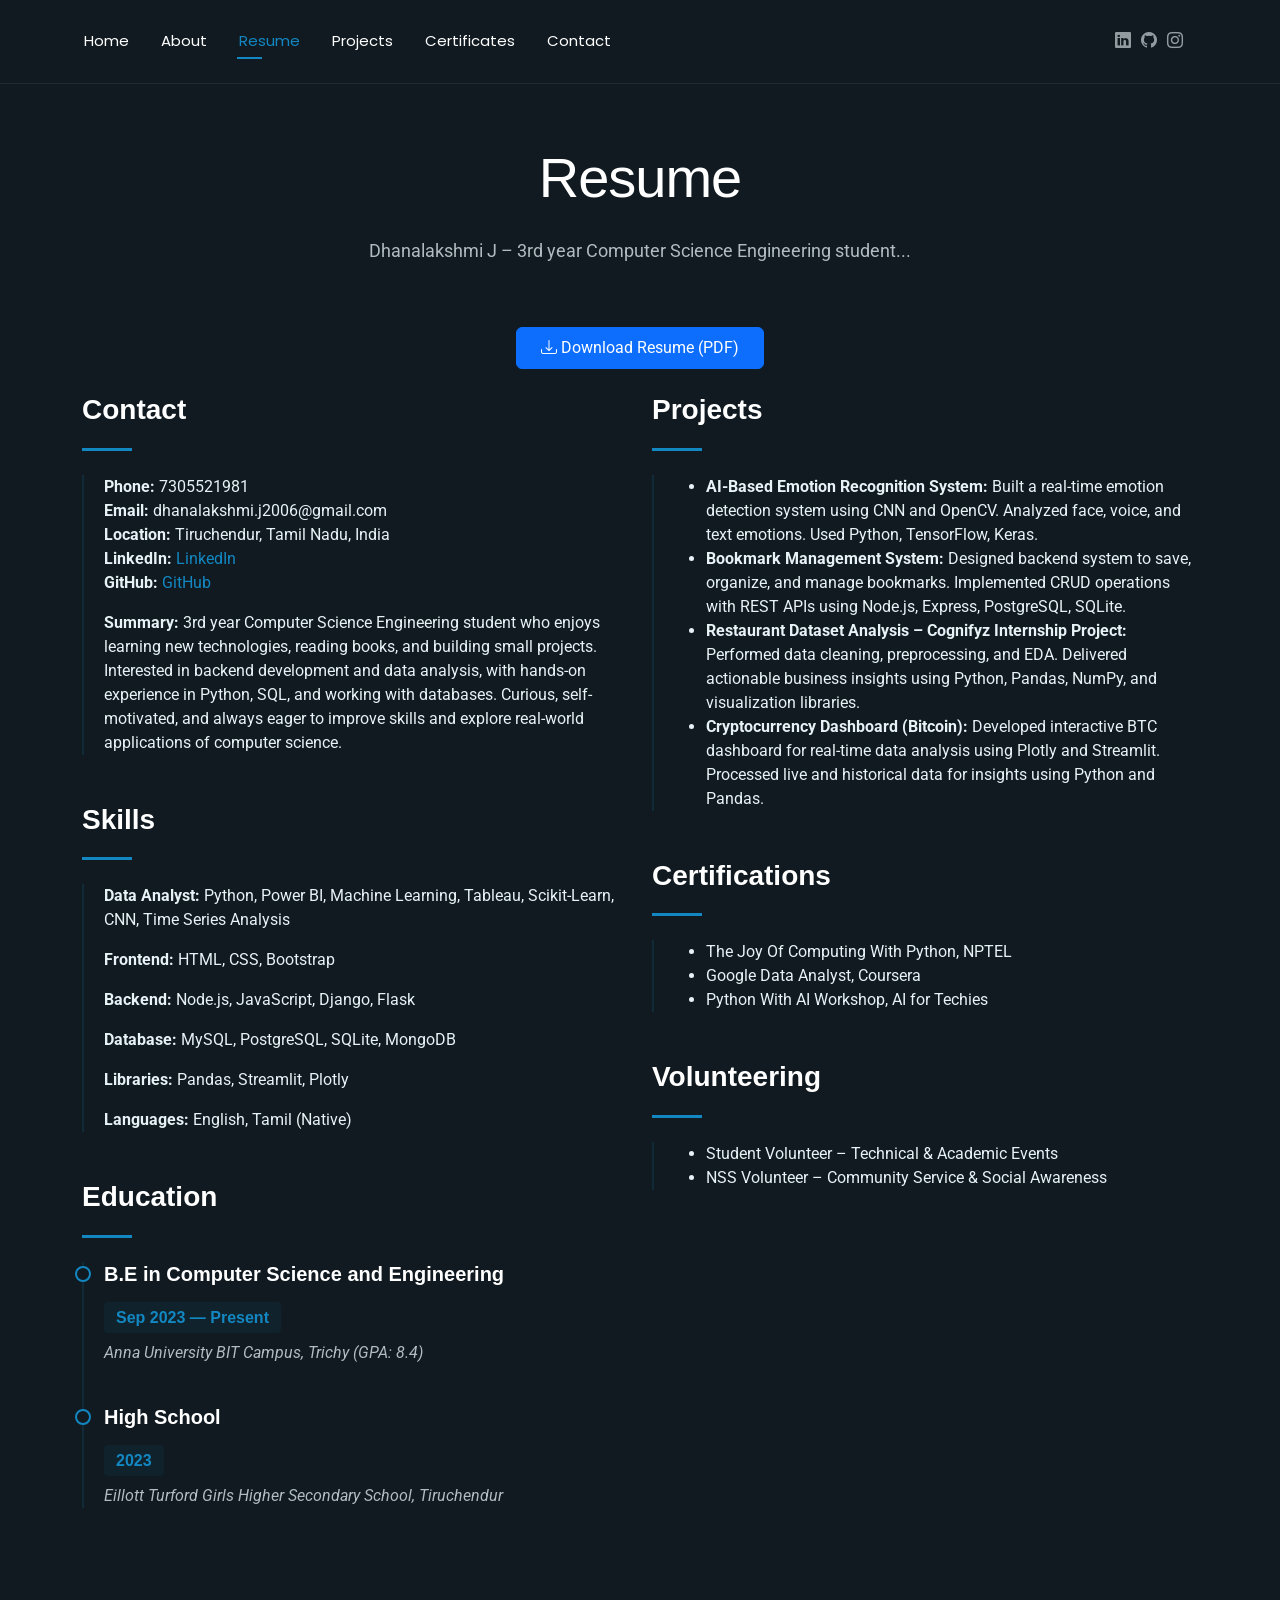
<file: resume.html>
<!doctype html>
<html lang="en">

<head>
  <meta charset="utf-8" />
  <meta content="width=device-width, initial-scale=1.0" name="viewport" />
  <title>Dhanalakshmi J - Resume</title>

  <!-- Fonts -->
  <link href="https://fonts.googleapis.com" rel="preconnect" />
  <link href="https://fonts.gstatic.com" rel="preconnect" crossorigin />
  <link
    href="https://fonts.googleapis.com/css2?family=Roboto:ital,wght@0,100;0,300;0,400;0,500;0,700;0,900&family=Poppins:wght@400;500;600;700&display=swap"
    rel="stylesheet" />

  <!-- Vendor CSS Files -->
  <link href="assets/vendor/bootstrap/css/bootstrap.min.css" rel="stylesheet" />
  <link href="assets/vendor/bootstrap-icons/bootstrap-icons.css" rel="stylesheet" />
  <link href="assets/vendor/aos/aos.css" rel="stylesheet" />
  <link href="assets/vendor/swiper/swiper-bundle.min.css" rel="stylesheet" />
  <link href="assets/vendor/glightbox/css/glightbox.min.css" rel="stylesheet" />

  <!-- Main CSS File -->
  <link href="assets/css/main.css" rel="stylesheet" />
</head>

<body class="resume-page">
  <header id="header" class="header d-flex align-items-center light-background sticky-top">
    <div class="container position-relative d-flex align-items-center justify-content-between">
      <nav id="navmenu" class="navmenu">
        <ul>
          <li><a href="index.html">Home</a></li>
          <li><a href="about.html">About</a></li>
          <li><a href="resume.html" class="active">Resume</a></li>
          <li><a href="project.html">Projects</a></li>
          <li><a href="certificates.html">Certificates</a></li>
          <li><a href="contact.html">Contact</a></li>
        </ul>
        <i class="mobile-nav-toggle d-xl-none bi bi-list"></i>
      </nav>

      <div class="header-social-links">
        <a href="https://www.linkedin.com/in/dhanalakshmi-j-8a4b74216" target="_blank"><i
            class="bi bi-linkedin"></i></a>
        <a href="https://github.com/dhanam755" target="_blank"><i class="bi bi-github"></i></a>
        <a href="https://www.instagram.com/dhanam__2306" target="_blank"><i class="bi bi-instagram"></i></a>
      </div>
    </div>
  </header>

  <main class="main">
    <!-- Resume Section -->
    <section id="resume" class="resume section">
      <div class="container section-title" data-aos="fade-up">
        <h2>Resume</h2>
        <p>
          Dhanalakshmi J – 3rd year Computer Science Engineering student...
        </p>
      </div>

      <!-- Download Button -->
      <div class="container text-center mb-4" data-aos="fade-up">
        <a href="./assets/pdf/Dhanalakshmi_resume.pdf" download class="btn btn-primary px-4 py-2">
          <i class="bi bi-download"></i> Download Resume (PDF)
        </a>
      </div>

      <div class="container" data-aos="fade-up" data-aos-delay="100">
        <div class="row">
          <!-- Left Column -->
          <div class="col-lg-6">
            <!-- Contact & Summary -->
            <div class="resume-item" data-aos="fade-up">
              <h3 class="resume-title">Contact</h3>
              <div class="resume-content">
                <p>
                  <strong>Phone:</strong> 7305521981<br />
                  <strong>Email:</strong> dhanalakshmi.j2006@gmail.com<br />
                  <strong>Location:</strong> Tiruchendur, Tamil Nadu, India<br />
                  <strong>LinkedIn:</strong>
                  <a href="https://www.linkedin.com/in/dhanalakshmi-j-8a4b74216" target="_blank">LinkedIn</a><br />
                  <strong>GitHub:</strong>
                  <a href="https://github.com/dhanam755" target="_blank">GitHub</a>
                </p>
                <p>
                  <strong>Summary:</strong> 3rd year Computer Science
                  Engineering student who enjoys learning new technologies,
                  reading books, and building small projects. Interested in
                  backend development and data analysis, with hands-on
                  experience in Python, SQL, and working with databases.
                  Curious, self-motivated, and always eager to improve skills
                  and explore real-world applications of computer science.
                </p>
              </div>
            </div>

            <!-- Skills -->
            <div class="resume-item skills-animation" data-aos="fade-up">
              <h3 class="resume-title">Skills</h3>
              <div class="resume-content">
                <p>
                  <strong>Data Analyst:</strong> Python, Power BI, Machine
                  Learning, Tableau, Scikit-Learn, CNN, Time Series Analysis
                </p>
                <p><strong>Frontend:</strong> HTML, CSS, Bootstrap</p>
                <p>
                  <strong>Backend:</strong> Node.js, JavaScript, Django, Flask
                </p>
                <p>
                  <strong>Database:</strong> MySQL, PostgreSQL, SQLite,
                  MongoDB
                </p>
                <p><strong>Libraries:</strong> Pandas, Streamlit, Plotly</p>
                <p><strong>Languages:</strong> English, Tamil (Native)</p>
              </div>
            </div>

            <!-- Education -->
            <div class="resume-item" data-aos="fade-up">
              <h3 class="resume-title">Education</h3>
              <div class="resume-content">
                <article class="education-item">
                  <h4>B.E in Computer Science and Engineering</h4>
                  <h5>Sep 2023 — Present</h5>
                  <p class="institution">
                    <em>Anna University BIT Campus, Trichy (GPA: 8.4)</em>
                  </p>
                </article>
                <article class="education-item">
                  <h4>High School</h4>
                  <h5>2023</h5>
                  <p class="institution">
                    <em>Eillott Turford Girls Higher Secondary School,
                      Tiruchendur</em>
                  </p>
                </article>
              </div>
            </div>
          </div>

          <!-- Right Column -->
          <div class="col-lg-6">
            <!-- Projects -->
            <div class="resume-item" data-aos="fade-up" data-aos-delay="100">
              <h3 class="resume-title">Projects</h3>
              <div class="resume-content">
                <ul>
                  <li>
                    <strong>AI-Based Emotion Recognition System:</strong>
                    Built a real-time emotion detection system using CNN and
                    OpenCV. Analyzed face, voice, and text emotions. Used
                    Python, TensorFlow, Keras.
                  </li>
                  <li>
                    <strong>Bookmark Management System:</strong> Designed
                    backend system to save, organize, and manage bookmarks.
                    Implemented CRUD operations with REST APIs using Node.js,
                    Express, PostgreSQL, SQLite.
                  </li>
                  <li>
                    <strong>Restaurant Dataset Analysis – Cognifyz Internship
                      Project:</strong>
                    Performed data cleaning, preprocessing, and EDA. Delivered
                    actionable business insights using Python, Pandas, NumPy,
                    and visualization libraries.
                  </li>
                  <li>
                    <strong>Cryptocurrency Dashboard (Bitcoin):</strong>
                    Developed interactive BTC dashboard for real-time data
                    analysis using Plotly and Streamlit. Processed live and
                    historical data for insights using Python and Pandas.
                  </li>
                </ul>
              </div>
            </div>

            <!-- Certifications -->
            <div class="resume-item" data-aos="fade-up" data-aos-delay="200">
              <h3 class="resume-title">Certifications</h3>
              <div class="resume-content">
                <ul>
                  <li>The Joy Of Computing With Python, NPTEL</li>
                  <li>Google Data Analyst, Coursera</li>
                  <li>Python With AI Workshop, AI for Techies</li>
                </ul>
              </div>
            </div>

            <!-- Volunteering -->
            <div class="resume-item" data-aos="fade-up" data-aos-delay="300">
              <h3 class="resume-title">Volunteering</h3>
              <div class="resume-content">
                <ul>
                  <li>Student Volunteer – Technical & Academic Events</li>
                  <li>
                    NSS Volunteer – Community Service & Social Awareness
                  </li>
                </ul>
              </div>
            </div>
          </div>
        </div>
      </div>
    </section>
  </main>

  <!-- <footer id="footer" class="footer">
      <div class="container">
        <div class="copyright text-center">
          <p>
            © <span>Copyright</span>
            <strong class="px-1 sitename">Dhanalakshmi J</strong>
            <span>All Rights Reserved</span>
          </p>
        </div>
        <div class="social-links d-flex justify-content-center">
          <a href="https://www.linkedin.com/in/dhanalakshmi-j-8a4b74216" target="_blank"
            ><i class="bi bi-linkedin"></i
          ></a>
          <a href="https://github.com/dhanam755" target="_blank"
            ><i class="bi bi-github"></i
          ></a>
          <a href="https://www.instagram.com/dhanam__2306" target="_blank"
            ><i class="bi bi-instagram"></i
          ></a>
        </div>
        <div class="credits text-center"></div>
      </div>
    </footer> -->

  <!-- Scroll Top -->
  <a href="#" id="scroll-top" class="scroll-top d-flex align-items-center justify-content-center"><i
      class="bi bi-arrow-up-short"></i></a>

  <!-- Vendor JS Files -->
  <script src="assets/vendor/bootstrap/js/bootstrap.bundle.min.js"></script>
  <script src="assets/vendor/aos/aos.js"></script>
  <script src="assets/vendor/typed.js/typed.umd.js"></script>
  <script src="assets/vendor/swiper/swiper-bundle.min.js"></script>
  <script src="assets/vendor/glightbox/js/glightbox.min.js"></script>

  <!-- Main JS File -->
  <script src="assets/js/main.js"></script>
</body>

</html>
</file>
<file: assets/css/main.css>
/**
* Template Name: FolioOne
* Template URL: https://bootstrapmade.com/folioone-bootstrap-portfolio-website-template/
* Updated: Aug 23 2025 with Bootstrap v5.3.7
* Author: BootstrapMade.com
* License: https://bootstrapmade.com/license/
*/

/*--------------------------------------------------------------
# Font & Color Variables
# Help: https://bootstrapmade.com/color-system/
--------------------------------------------------------------*/
/* Fonts */
:root {
  --default-font: "Roboto",  system-ui, -apple-system, "Segoe UI", Roboto, "Helvetica Neue", Arial, "Noto Sans", "Liberation Sans", sans-serif, "Apple Color Emoji", "Segoe UI Emoji", "Segoe UI Symbol", "Noto Color Emoji";
  --heading-font: "Raleway",  sans-serif;
  --nav-font: "Poppins",  sans-serif;
}

/* Global Colors - The following color variables are used throughout the website. Updating them here will change the color scheme of the entire website */
:root { 
  --background-color: #101a20; /* Background color for the entire website, including individual sections */
  --default-color: #e7f2f7; /* Default color used for the majority of the text content across the entire website */
  --heading-color: #ffffff; /* Color for headings, subheadings and title throughout the website */
  --accent-color: #1387c1; /* Accent color that represents your brand on the website. It's used for buttons, links, and other elements that need to stand out */
  --surface-color: #141f26; /* The surface color is used as a background of boxed elements within sections, such as cards, icon boxes, or other elements that require a visual separation from the global background. */
  --contrast-color: #ffffff; /* Contrast color for text, ensuring readability against backgrounds of accent, heading, or default colors. */
}

/* Nav Menu Colors - The following color variables are used specifically for the navigation menu. They are separate from the global colors to allow for more customization options */
:root {
  --nav-color: #ffffff;  /* The default color of the main navmenu links */
  --nav-hover-color: #1387c1; /* Applied to main navmenu links when they are hovered over or active */
  --nav-mobile-background-color: #213642; /* Used as the background color for mobile navigation menu */
  --nav-dropdown-background-color: #051117; /* Used as the background color for dropdown items that appear when hovering over primary navigation items */
  --nav-dropdown-color: #e7f2f7; /* Used for navigation links of the dropdown items in the navigation menu. */
  --nav-dropdown-hover-color: #1387c1; /* Similar to --nav-hover-color, this color is applied to dropdown navigation links when they are hovered over. */
}

/* Color Presets - These classes override global colors when applied to any section or element, providing reuse of the sam color scheme. */

.light-background {
  --background-color: #142027;
  --surface-color: #325264;
}

.dark-background {
  --background-color: #0b1419;
  --default-color: #ffffff;
  --heading-color: #ffffff;
  --surface-color: #252525;
  --contrast-color: #ffffff;
}

/* Smooth scroll */
:root {
  scroll-behavior: smooth;
}

/*--------------------------------------------------------------
# General Styling & Shared Classes
--------------------------------------------------------------*/
body {
  color: var(--default-color);
  background-color: var(--background-color);
  font-family: var(--default-font);
}

a {
  color: var(--accent-color);
  text-decoration: none;
  transition: 0.3s;
}

a:hover {
  color: color-mix(in srgb, var(--accent-color), transparent 25%);
  text-decoration: none;
}

h1,
h2,
h3,
h4,
h5,
h6 {
  color: var(--heading-color);
  font-family: var(--heading-font);
}

/* PHP Email Form Messages
------------------------------*/
.php-email-form .error-message {
  display: none;
  background: #df1529;
  color: #ffffff;
  text-align: left;
  padding: 15px;
  margin-bottom: 24px;
  font-weight: 600;
}

.php-email-form .sent-message {
  display: none;
  color: #ffffff;
  background: #059652;
  text-align: center;
  padding: 15px;
  margin-bottom: 24px;
  font-weight: 600;
}

.php-email-form .loading {
  display: none;
  background: var(--surface-color);
  text-align: center;
  padding: 15px;
  margin-bottom: 24px;
}

.php-email-form .loading:before {
  content: "";
  display: inline-block;
  border-radius: 50%;
  width: 24px;
  height: 24px;
  margin: 0 10px -6px 0;
  border: 3px solid var(--accent-color);
  border-top-color: var(--surface-color);
  animation: php-email-form-loading 1s linear infinite;
}

@keyframes php-email-form-loading {
  0% {
    transform: rotate(0deg);
  }

  100% {
    transform: rotate(360deg);
  }
}

/*--------------------------------------------------------------
# Global Header
--------------------------------------------------------------*/
.header {
  --background-color: rgba(255, 255, 255, 0);
  color: var(--default-color);
  background-color: var(--background-color);
  padding: 15px 0;
  transition: all 0.5s;
  z-index: 997;
  border-bottom: 1px solid color-mix(in srgb, var(--default-color), transparent 92%);
}

.header .logo {
  line-height: 1;
}

.header .logo img {
  max-height: 36px;
  margin-right: 8px;
}

.header .logo h1 {
  font-size: 32px;
  margin: 0;
  font-weight: 400;
  color: var(--heading-color);
}

.header .header-social-links {
  padding-right: 15px;
}

.header .header-social-links a {
  color: color-mix(in srgb, var(--default-color), transparent 40%);
  padding-left: 6px;
  display: inline-block;
  transition: 0.3s;
  font-size: 16px;
}

.header .header-social-links a:hover {
  color: var(--default-color);
}

.header .header-social-links a i {
  line-height: 0px;
}

@media (max-width: 1200px) {
  .header .logo {
    order: 1;
  }

  .header .header-social-links {
    order: 2;
  }

  .header .navmenu {
    order: 3;
  }
}

/* Global Header on Scroll
------------------------------*/
.scrolled .header {
  --background-color: rgba(16, 26, 32, 0.9);
}

/*--------------------------------------------------------------
# Navigation Menu
--------------------------------------------------------------*/
/* Desktop Navigation */
@media (min-width: 1200px) {
  .navmenu {
    padding: 0;
  }

  .navmenu ul {
    margin: 0;
    padding: 0;
    display: flex;
    list-style: none;
    align-items: center;
  }

  .navmenu li {
    position: relative;
  }

  .navmenu>ul>li {
    white-space: nowrap;
    padding: 15px 28px 15px 0;
  }

  .navmenu>ul>li:last-child {
    padding-right: 0;
  }

  .navmenu a,
  .navmenu a:focus {
    color: var(--nav-color);
    font-size: 15px;
    padding: 0 2px;
    font-family: var(--nav-font);
    font-weight: 400;
    display: flex;
    align-items: center;
    justify-content: space-between;
    white-space: nowrap;
    transition: 0.3s;
    position: relative;
  }

  .navmenu a i,
  .navmenu a:focus i {
    font-size: 12px;
    line-height: 0;
    margin-left: 5px;
    transition: 0.3s;
  }

  .navmenu>ul>li>a:before {
    content: "";
    position: absolute;
    height: 2px;
    bottom: -6px;
    left: 0;
    background-color: var(--nav-hover-color);
    visibility: hidden;
    width: 0px;
    transition: all 0.3s ease-in-out 0s;
  }

  .navmenu a:hover:before,
  .navmenu li:hover>a:before,
  .navmenu .active:before {
    visibility: visible;
    width: 25px;
  }

  .navmenu li:hover>a,
  .navmenu .active,
  .navmenu .active:focus {
    color: var(--nav-hover-color);
  }

  .navmenu .dropdown ul {
    margin: 0;
    padding: 10px 0;
    background: var(--nav-dropdown-background-color);
    display: block;
    position: absolute;
    visibility: hidden;
    left: -5px;
    top: 130%;
    opacity: 0;
    transition: 0.3s;
    border-radius: 4px;
    z-index: 99;
    box-shadow: 0px 0px 30px rgba(0, 0, 0, 0.1);
  }

  .navmenu .dropdown ul li {
    min-width: 200px;
  }

  .navmenu .dropdown ul a {
    padding: 10px 20px;
    font-size: 15px;
    text-transform: none;
    color: var(--nav-dropdown-color);
  }

  .navmenu .dropdown ul a i {
    font-size: 12px;
  }

  .navmenu .dropdown ul a:hover,
  .navmenu .dropdown ul .active:hover,
  .navmenu .dropdown ul li:hover>a {
    color: var(--nav-dropdown-hover-color);
  }

  .navmenu .dropdown:hover>ul {
    opacity: 1;
    top: 100%;
    visibility: visible;
  }

  .navmenu .dropdown .dropdown ul {
    top: 0;
    left: -90%;
    visibility: hidden;
  }

  .navmenu .dropdown .dropdown:hover>ul {
    opacity: 1;
    top: 0;
    left: -100%;
    visibility: visible;
  }
}

/* Mobile Navigation */
@media (max-width: 1199px) {
  .mobile-nav-toggle {
    color: var(--nav-color);
    font-size: 28px;
    line-height: 0;
    margin-right: 10px;
    cursor: pointer;
    transition: color 0.3s;
  }

  .navmenu {
    padding: 0;
    z-index: 9997;
  }

  .navmenu ul {
    display: none;
    list-style: none;
    position: absolute;
    inset: 60px 20px 20px 20px;
    padding: 10px 0;
    margin: 0;
    border-radius: 6px;
    background-color: var(--nav-mobile-background-color);
    border: 1px solid color-mix(in srgb, var(--default-color), transparent 90%);
    box-shadow: none;
    overflow-y: auto;
    transition: 0.3s;
    z-index: 9998;
  }

  .navmenu a,
  .navmenu a:focus {
    color: var(--nav-dropdown-color);
    padding: 10px 20px;
    font-family: var(--nav-font);
    font-size: 17px;
    font-weight: 500;
    display: flex;
    align-items: center;
    justify-content: space-between;
    white-space: nowrap;
    transition: 0.3s;
  }

  .navmenu a i,
  .navmenu a:focus i {
    font-size: 12px;
    line-height: 0;
    margin-left: 5px;
    width: 30px;
    height: 30px;
    display: flex;
    align-items: center;
    justify-content: center;
    border-radius: 50%;
    transition: 0.3s;
    background-color: color-mix(in srgb, var(--accent-color), transparent 90%);
  }

  .navmenu a i:hover,
  .navmenu a:focus i:hover {
    background-color: var(--accent-color);
    color: var(--contrast-color);
  }

  .navmenu a:hover,
  .navmenu .active,
  .navmenu .active:focus {
    color: var(--nav-dropdown-hover-color);
  }

  .navmenu .active i,
  .navmenu .active:focus i {
    background-color: var(--accent-color);
    color: var(--contrast-color);
    transform: rotate(180deg);
  }

  .navmenu .dropdown ul {
    position: static;
    display: none;
    z-index: 99;
    padding: 10px 0;
    margin: 10px 20px;
    background-color: var(--nav-dropdown-background-color);
    transition: all 0.5s ease-in-out;
  }

  .navmenu .dropdown ul ul {
    background-color: rgba(33, 37, 41, 0.1);
  }

  .navmenu .dropdown>.dropdown-active {
    display: block;
    background-color: rgba(33, 37, 41, 0.03);
  }

  .mobile-nav-active {
    overflow: hidden;
  }

  .mobile-nav-active .mobile-nav-toggle {
    color: #fff;
    position: absolute;
    font-size: 32px;
    top: 15px;
    right: 15px;
    margin-right: 0;
    z-index: 9999;
  }

  .mobile-nav-active .navmenu {
    position: fixed;
    overflow: hidden;
    inset: 0;
    background: rgba(33, 37, 41, 0.8);
    transition: 0.3s;
  }

  .mobile-nav-active .navmenu>ul {
    display: block;
  }
}

/*--------------------------------------------------------------
# Global Footer
--------------------------------------------------------------*/
.footer {
  color: var(--default-color);
  background-color: var(--background-color);
  font-size: 14px;
  padding: 40px 0;
  position: relative;
  border-top: 1px solid color-mix(in srgb, var(--default-color), transparent 92%);
}

.footer .copyright p {
  margin-bottom: 0;
}

.footer .social-links {
  margin-top: 20px;
}

.footer .social-links a {
  display: flex;
  align-items: center;
  justify-content: center;
  width: 40px;
  height: 40px;
  border-radius: 50%;
  border: 1px solid color-mix(in srgb, var(--default-color), transparent 50%);
  font-size: 16px;
  color: color-mix(in srgb, var(--default-color), transparent 50%);
  margin: 0 5px;
  transition: 0.3s;
}

.footer .social-links a:hover {
  color: var(--accent-color);
  border-color: var(--accent-color);
}

.footer .credits {
  margin-top: 10px;
  font-size: 13px;
  text-align: center;
}

/*--------------------------------------------------------------
# Preloader
--------------------------------------------------------------*/
#preloader {
  position: fixed;
  inset: 0;
  z-index: 9999;
  overflow: hidden;
  background-color: var(--background-color);
  transition: all 0.6s ease-out;
  width: 100%;
  height: 100vh;
}

#preloader:before,
#preloader:after {
  content: "";
  position: absolute;
  border: 4px solid var(--accent-color);
  border-radius: 50%;
  animation: animate-preloader 2s cubic-bezier(0, 0.2, 0.8, 1) infinite;
}

#preloader:after {
  animation-delay: -0.5s;
}

@keyframes animate-preloader {
  0% {
    width: 10px;
    height: 10px;
    top: calc(50% - 5px);
    left: calc(50% - 5px);
    opacity: 1;
  }

  100% {
    width: 72px;
    height: 72px;
    top: calc(50% - 36px);
    left: calc(50% - 36px);
    opacity: 0;
  }
}

/*--------------------------------------------------------------
# Scroll Top Button
--------------------------------------------------------------*/
.scroll-top {
  position: fixed;
  visibility: hidden;
  opacity: 0;
  right: 15px;
  bottom: -15px;
  z-index: 99999;
  background-color: var(--accent-color);
  width: 44px;
  height: 44px;
  border-radius: 50px;
  transition: all 0.4s;
}

.scroll-top i {
  font-size: 24px;
  color: var(--contrast-color);
  line-height: 0;
}

.scroll-top:hover {
  background-color: color-mix(in srgb, var(--accent-color), transparent 20%);
  color: var(--contrast-color);
}

.scroll-top.active {
  visibility: visible;
  opacity: 1;
  bottom: 15px;
}

/*--------------------------------------------------------------
# Disable aos animation delay on mobile devices
--------------------------------------------------------------*/
@media screen and (max-width: 768px) {
  [data-aos-delay] {
    transition-delay: 0 !important;
  }
}

/*--------------------------------------------------------------
# Global Page Titles & Breadcrumbs
--------------------------------------------------------------*/
.page-title {
  color: var(--default-color);
  background-color: var(--background-color);
  position: relative;
}

.page-title .heading {
  padding: 80px 0;
  border-top: 1px solid color-mix(in srgb, var(--default-color), transparent 90%);
}

.page-title .heading h1 {
  font-size: 38px;
  font-weight: 700;
}

.page-title nav {
  background-color: color-mix(in srgb, var(--default-color), transparent 96%);
  padding: 20px 0;
}

.page-title nav ol {
  display: flex;
  flex-wrap: wrap;
  list-style: none;
  padding: 0;
  margin: 0;
  font-size: 16px;
  font-weight: 400;
}

.page-title nav ol li+li {
  padding-left: 10px;
}

.page-title nav ol li+li::before {
  content: "/";
  display: inline-block;
  padding-right: 10px;
  color: color-mix(in srgb, var(--default-color), transparent 70%);
}

/*--------------------------------------------------------------
# Global Sections
--------------------------------------------------------------*/
section,
.section {
  color: var(--default-color);
  background-color: var(--background-color);
  padding: 60px 0;
  scroll-margin-top: 100px;
  overflow: clip;
}

@media (max-width: 1199px) {

  section,
  .section {
    scroll-margin-top: 66px;
  }
}

/*--------------------------------------------------------------
# Global Section Titles
--------------------------------------------------------------*/
.section-title {
  text-align: center;
  padding-bottom: 60px;
  position: relative;
}

.section-title h2 {
  font-size: 3.5rem;
  font-weight: 400;
  line-height: 1.2;
  color: var(--heading-color);
  margin-bottom: 1.5rem;
  letter-spacing: -1px;
}

@media (max-width: 768px) {
  .section-title h2 {
    font-size: 2.5rem;
  }
}

.section-title p {
  font-size: 1.125rem;
  line-height: 1.8;
  color: color-mix(in srgb, var(--default-color), transparent 25%);
  max-width: 900px;
  margin: 0 auto;
  text-wrap: balance;
}

/*--------------------------------------------------------------
# Hero Section
--------------------------------------------------------------*/
.hero {
  padding: 80px 0;
  min-height: 100vh;
  display: flex;
  align-items: center;
}

.hero .hero-content h1 {
  font-size: 3.5rem;
  font-weight: 700;
  margin-bottom: 1rem;
  line-height: 1.2;
}

.hero .hero-content h1 .highlight {
  color: var(--accent-color);
  position: relative;
}

.hero .hero-content h1 .highlight::after {
  content: "";
  position: absolute;
  bottom: 0;
  left: 0;
  width: 100%;
  height: 3px;
  background: linear-gradient(90deg, var(--accent-color), color-mix(in srgb, var(--accent-color), transparent 50%));
  border-radius: 2px;
}

@media (max-width: 768px) {
  .hero .hero-content h1 {
    font-size: 2.5rem;
  }
}

.hero .hero-content h2 {
  font-size: 1.5rem;
  font-weight: 400;
  margin-bottom: 2rem;
  color: color-mix(in srgb, var(--default-color), transparent 20%);
}

.hero .hero-content h2 .typed {
  color: var(--accent-color);
  font-weight: 600;
}

@media (max-width: 768px) {
  .hero .hero-content h2 {
    font-size: 1.25rem;
  }
}

.hero .hero-content p {
  font-size: 1.1rem;
  line-height: 1.6;
  margin-bottom: 2.5rem;
  color: color-mix(in srgb, var(--default-color), transparent 30%);
}

.hero .hero-actions {
  display: flex;
  gap: 1rem;
  margin-bottom: 3rem;
}

.hero .hero-actions .btn {
  padding: 12px 30px;
  border-radius: 50px;
  font-weight: 600;
  text-decoration: none;
  transition: all 0.3s ease;
  border: 2px solid;
}

.hero .hero-actions .btn.btn-primary {
  background: var(--accent-color);
  color: var(--contrast-color);
  border-color: var(--accent-color);
}

.hero .hero-actions .btn.btn-primary:hover {
  background: color-mix(in srgb, var(--accent-color), black 15%);
  border-color: color-mix(in srgb, var(--accent-color), black 15%);
  transform: translateY(-2px);
}

.hero .hero-actions .btn.btn-outline {
  background: transparent;
  color: var(--accent-color);
  border-color: var(--accent-color);
}

.hero .hero-actions .btn.btn-outline:hover {
  transform: translateY(-2px);
}

@media (max-width: 576px) {
  .hero .hero-actions {
    flex-direction: column;
  }

  .hero .hero-actions .btn {
    text-align: center;
  }
}

.hero .social-links {
  display: flex;
  gap: 1rem;
}

.hero .social-links a {
  width: 45px;
  height: 45px;
  background: var(--surface-color);
  border-radius: 50%;
  display: flex;
  align-items: center;
  justify-content: center;
  color: var(--default-color);
  font-size: 1.2rem;
  transition: all 0.3s ease;
}

.hero .social-links a:hover {
  background: var(--accent-color);
  color: var(--contrast-color);
  transform: translateY(-3px);
  box-shadow: 0 8px 25px color-mix(in srgb, var(--accent-color), transparent 70%);
}

.hero .hero-image {
  position: relative;
}

.hero .hero-image .image-wrapper {
  position: relative;
  max-width: 450px;
  margin: 0 auto;
}

.hero .hero-image .image-wrapper img {
  border-radius: 20px;
  box-shadow: 0 5px 15px color-mix(in srgb, var(--default-color), transparent 95%);
  transition: transform 0.3s ease;
}

.hero .hero-image .image-wrapper img:hover {
  transform: scale(1.02);
}

.hero .hero-image .floating-elements {
  position: absolute;
  top: 0;
  left: 0;
  right: 0;
  bottom: 0;
  pointer-events: none;
}

.hero .hero-image .floating-elements .floating-card {
  position: absolute;
  background: var(--surface-color);
  padding: 15px 20px;
  border-radius: 15px;
  box-shadow: 0 10px 30px color-mix(in srgb, var(--default-color), transparent 90%);
  display: flex;
  align-items: center;
  gap: 10px;
  font-weight: 600;
  animation: float 3s ease-in-out infinite;
}

.hero .hero-image .floating-elements .floating-card i {
  font-size: 1.5rem;
  color: var(--accent-color);
}

.hero .hero-image .floating-elements .floating-card.design {
  top: 10%;
  right: -10%;
  animation-delay: 0s;
}

.hero .hero-image .floating-elements .floating-card.code {
  bottom: 30%;
  left: -15%;
  animation-delay: 1s;
}

.hero .hero-image .floating-elements .floating-card.creativity {
  top: 60%;
  right: -5%;
  animation-delay: 2s;
}

@media (max-width: 992px) {
  .hero .hero-image .floating-elements .floating-card {
    display: none;
  }
}

@keyframes float {

  0%,
  100% {
    transform: translateY(0px);
  }

  50% {
    transform: translateY(-10px);
  }
}

@media (max-width: 992px) {
  .hero .hero-content {
    text-align: center;
    margin-bottom: 3rem;
  }
}

/*--------------------------------------------------------------
# About Section
--------------------------------------------------------------*/
.about .intro-content .eyebrow {
  display: inline-block;
  letter-spacing: 0.12em;
  text-transform: uppercase;
  font-size: 12px;
  color: color-mix(in srgb, var(--default-color), transparent 40%);
  margin-bottom: 16px;
}

.about .intro-content .headline {
  font-family: var(--heading-font);
  font-weight: 300;
  line-height: 1.2;
  font-size: clamp(28px, 4vw, 44px);
  margin: 0 0 24px 0;
}

.about .intro-content .lead {
  font-size: 18px;
  line-height: 1.8;
  color: color-mix(in srgb, var(--default-color), transparent 10%);
  margin-bottom: 24px;
}

.about .intro-content p {
  line-height: 1.8;
  margin-bottom: 24px;
  color: color-mix(in srgb, var(--default-color), transparent 5%);
}

.about .intro-content .cta-group {
  display: flex;
  gap: 24px;
  align-items: center;
  margin-top: 24px;
}

.about .intro-content .cta-group .btn-ghost {
  display: inline-flex;
  align-items: center;
  gap: 8px;
  padding: 12px 18px;
  border-radius: 6px;
  color: var(--accent-color);
  background: color-mix(in srgb, var(--accent-color), transparent 92%);
  border: 1px solid color-mix(in srgb, var(--accent-color), transparent 70%);
  transition: 0.3s ease-in-out;
}

.about .intro-content .cta-group .btn-ghost:hover,
.about .intro-content .cta-group .btn-ghost:focus {
  color: var(--contrast-color);
  background: var(--accent-color);
  border-color: var(--accent-color);
  outline: none;
  box-shadow: 0 0 0 3px color-mix(in srgb, var(--accent-color), transparent 70%);
}

.about .intro-content .cta-group .link-underline {
  display: inline-flex;
  align-items: center;
  gap: 8px;
  position: relative;
  color: var(--accent-color);
  padding-bottom: 4px;
  transition: 0.3s ease-in-out;
}

.about .intro-content .cta-group .link-underline::after {
  content: "";
  position: absolute;
  left: 0;
  right: 0;
  bottom: 0;
  height: 1px;
  background: color-mix(in srgb, var(--accent-color), transparent 40%);
  transform: scaleX(0.4);
  transform-origin: left;
  transition: 0.3s ease-in-out;
}

.about .intro-content .cta-group .link-underline:hover,
.about .intro-content .cta-group .link-underline:focus {
  color: color-mix(in srgb, var(--accent-color), transparent 10%);
  outline: none;
}

.about .intro-content .cta-group .link-underline:hover::after,
.about .intro-content .cta-group .link-underline:focus::after {
  transform: scaleX(1);
}

.about .profile-figure {
  margin: 0;
}

.about .profile-figure .profile-photo {
  width: 88%;
  max-width: 440px;
  border-radius: 18px;
  box-shadow: 0 10px 30px color-mix(in srgb, var(--default-color), transparent 92%);
  transform: translateY(0);
  transition: transform 0.3s ease-in-out;
}

.about .profile-figure .profile-caption {
  margin-top: 24px;
  display: flex;
  align-items: center;
  justify-content: center;
}

.about .profile-figure .profile-caption .meta {
  font-size: 14px;
  color: color-mix(in srgb, var(--default-color), transparent 20%);
}

.about .profile-figure .profile-caption .meta .funfact {
  font-size: 13px;
  margin-top: 4px;
  color: color-mix(in srgb, var(--default-color), transparent 35%);
}

.about .profile-figure:hover .profile-photo {
  transform: translateY(-4px);
}

.about .skill-item {
  padding: 24px;
  border-radius: 6px;
  transition: 0.3s ease-in-out;
  background: color-mix(in srgb, var(--surface-color), var(--accent-color) 2%);
  border: 1px solid color-mix(in srgb, var(--default-color), transparent 88%);
  height: 100%;
}

.about .skill-item i {
  font-size: 24px;
  color: var(--accent-color);
  margin-bottom: 16px;
  display: inline-block;
}

.about .skill-item h3 {
  font-size: 16px;
  margin-bottom: 6px;
  font-weight: 500;
}

.about .skill-item p {
  margin: 0;
  font-size: 14px;
  color: color-mix(in srgb, var(--default-color), transparent 25%);
}

.about .skill-item:hover {
  transform: translateY(-3px);
  border-color: color-mix(in srgb, var(--accent-color), transparent 60%);
  box-shadow: 0 10px 30px color-mix(in srgb, var(--default-color), transparent 92%);
}

.about .timeline-item {
  position: relative;
  padding-left: 26px;
}

.about .timeline-item time {
  display: inline-block;
  font-size: 12px;
  letter-spacing: 0.08em;
  text-transform: uppercase;
  color: color-mix(in srgb, var(--default-color), transparent 45%);
  margin-bottom: 6px;
}

.about .timeline-item h4 {
  font-size: 18px;
  font-weight: 400;
  margin: 0 0 6px;
}

.about .timeline-item p {
  font-size: 14px;
  color: color-mix(in srgb, var(--default-color), transparent 25%);
  margin: 0;
}

.about .timeline-item .dot {
  position: absolute;
  left: 0;
  top: 4px;
  width: 10px;
  height: 10px;
  border-radius: 50%;
  background: var(--accent-color);
  box-shadow: 0 0 0 6px color-mix(in srgb, var(--accent-color), transparent 80%);
}

.about .personal-quote {
  padding: 24px 0;
}

.about .personal-quote p {
  font-family: var(--heading-font);
  font-weight: 300;
  font-size: clamp(20px, 3vw, 28px);
  line-height: 1.5;
  color: color-mix(in srgb, var(--default-color), transparent 5%);
  margin: 0 auto;
  max-width: 800px;
}

.about .fact-pill {
  display: flex;
  align-items: center;
  justify-content: center;
  gap: 10px;
  padding: 10px 14px;
  border-radius: 999px;
  border: 1px solid color-mix(in srgb, var(--default-color), transparent 85%);
  background: var(--surface-color);
  color: color-mix(in srgb, var(--default-color), transparent 10%);
  transition: 0.3s ease-in-out;
}

.about .fact-pill i {
  color: var(--accent-color);
}

.about .fact-pill span {
  font-size: 14px;
}

.about .fact-pill:hover {
  transform: translateY(-2px);
  border-color: color-mix(in srgb, var(--accent-color), transparent 60%);
  box-shadow: 0 10px 30px color-mix(in srgb, var(--default-color), transparent 92%);
}

.about .fact-pill:focus-within {
  box-shadow: 0 0 0 3px color-mix(in srgb, var(--accent-color), transparent 70%);
}

@media (max-width: 992px) {
  .about .profile-figure {
    text-align: center !important;
  }

  .about .profile-figure .profile-photo {
    width: 72%;
  }

  .about .intro-content .cta-group {
    flex-wrap: wrap;
  }
}

@media (max-width: 576px) {
  .about .profile-figure .profile-photo {
    width: 100%;
  }
}

/*--------------------------------------------------------------
# Skills Section
--------------------------------------------------------------*/
.skills .skill-box {
  background-color: var(--surface-color);
  padding: 2rem;
  border-radius: 8px;
  box-shadow: 0 0 20px rgba(0, 0, 0, 0.05);
}

.skills .skill-box h3 {
  font-size: 1.2rem;
  margin-bottom: 1rem;
  font-weight: 600;
}

.skills .skill-box p {
  font-size: 0.9rem;
  margin-bottom: 0.8rem;
  opacity: 0.6;
}

.skills .skill-box .progress {
  background-color: color-mix(in srgb, var(--accent-color), transparent 85%);
  border-radius: 50px;
  height: 8px;
  margin-top: 5px;
  overflow: hidden;
}

.skills .skill-box .progress .progress-bar {
  background-color: var(--accent-color);
  height: 100%;
  position: relative;
  border-radius: 50px;
  transition: 0.9s;
  width: 1px;
}

/*--------------------------------------------------------------
# Stats Section
--------------------------------------------------------------*/
.stats .avatars {
  position: relative;
}

.stats .avatars img {
  width: 60px;
  height: 60px;
  border: 3px solid var(--accent-color);
  margin-right: -15px;
  transition: transform 0.3s ease;
}

.stats .avatars img:hover {
  transform: translateY(-5px);
  z-index: 2;
}

.stats .counters h2 {
  color: var(--heading-color);
  font-size: 48px;
  font-weight: 700;
  margin-bottom: 10px;
}

.stats .counters h2 span {
  display: inline-block;
}

.stats .counters p {
  color: var(--default-color);
  font-size: 18px;
  margin: 0;
  opacity: 0.9;
}

@media (max-width: 991px) {
  .stats .row {
    text-align: center;
  }

  .stats .avatars {
    justify-content: center;
    margin-bottom: 40px;
  }

  .stats .counters h2 {
    font-size: 36px;
  }

  .stats .counters p {
    font-size: 16px;
  }

  .stats .counters .col-md-4 {
    margin-bottom: 30px;
  }

  .stats .counters .col-md-4:last-child {
    margin-bottom: 0;
  }
}

@media (max-width: 576px) {
  .stats {
    padding: 60px 0;
  }

  .stats .avatars {
    flex-wrap: wrap;
    justify-content: center;
  }

  .stats .avatars img {
    margin: 0 -8px;
  }
}

/*--------------------------------------------------------------
# Testimonials Section
--------------------------------------------------------------*/
.testimonials .testimonials-carousel,
.testimonials .testimonials-slider {
  overflow: hidden;
}

.testimonials .testimonial-item .testimonial-content {
  border-left: 3px solid var(--accent-color);
  padding-left: 30px;
}

.testimonials .testimonial-item .testimonial-img {
  border-radius: 50%;
  border: 4px solid var(--background-color);
  margin: 0 auto;
}

.testimonials .testimonial-item h3 {
  font-size: 20px;
  font-weight: bold;
  margin: 10px 0 5px 0;
}

.testimonials .testimonial-item h4 {
  font-size: 14px;
  color: color-mix(in srgb, var(--default-color), transparent 40%);
  margin: 0 0 10px 0;
}

.testimonials .testimonial-item .stars i {
  color: #ffc107;
  margin: 0 1px;
}

.testimonials .testimonial-item .quote-icon-left,
.testimonials .testimonial-item .quote-icon-right {
  color: color-mix(in srgb, var(--accent-color), transparent 50%);
  font-size: 26px;
  line-height: 0;
}

.testimonials .testimonial-item .quote-icon-left {
  display: inline-block;
  left: -5px;
  position: relative;
}

.testimonials .testimonial-item .quote-icon-right {
  display: inline-block;
  right: -5px;
  position: relative;
  top: 10px;
  transform: scale(-1, -1);
}

.testimonials .testimonial-item p {
  font-style: italic;
}

.testimonials .swiper-wrapper {
  height: auto;
}

.testimonials .swiper-pagination {
  margin-top: 30px;
  position: relative;
}

.testimonials .swiper-pagination .swiper-pagination-bullet {
  width: 12px;
  height: 12px;
  background-color: color-mix(in srgb, var(--default-color), transparent 85%);
  opacity: 1;
}

.testimonials .swiper-pagination .swiper-pagination-bullet-active {
  background-color: var(--accent-color);
}

/*--------------------------------------------------------------
# Resume Section
--------------------------------------------------------------*/
.resume .resume-item {
  margin-bottom: 3rem;
}

.resume .resume-item .resume-title {
  font-size: 1.75rem;
  font-weight: 700;
  margin-bottom: 1.5rem;
  padding-bottom: 1.5rem;
  position: relative;
  color: var(--heading-color);
}

.resume .resume-item .resume-title::after {
  content: "";
  position: absolute;
  display: block;
  width: 50px;
  height: 3px;
  background: var(--accent-color);
  bottom: 0;
  left: 0;
}

.resume .resume-item .resume-content {
  padding-left: 1.25rem;
  border-left: 2px solid color-mix(in srgb, var(--accent-color), transparent 85%);
}

.resume .resume-item article {
  position: relative;
  margin-bottom: 2.5rem;
}

.resume .resume-item article::before {
  content: "";
  position: absolute;
  width: 16px;
  height: 16px;
  border-radius: 50%;
  left: -1.8rem;
  top: 0.25rem;
  background: var(--background-color);
  border: 2px solid var(--accent-color);
}

.resume .resume-item article h4 {
  font-size: 1.25rem;
  font-weight: 600;
  margin-bottom: 0.5rem;
  color: var(--heading-color);
}

.resume .resume-item article h5 {
  font-size: 1rem;
  background: color-mix(in srgb, var(--accent-color), transparent 92%);
  padding: 0.375rem 0.75rem;
  display: inline-block;
  font-weight: 600;
  margin: 0.5rem 0;
  color: var(--accent-color);
  border-radius: 4px;
}

.resume .resume-item article .institution,
.resume .resume-item article .company {
  font-size: 1rem;
  margin-bottom: 1rem;
  color: color-mix(in srgb, var(--default-color), transparent 25%);
}

.resume .resume-item article p {
  margin-bottom: 1rem;
}

.resume .resume-item article ul {
  padding-left: 1.25rem;
  margin-bottom: 0;
}

.resume .resume-item article ul li {
  padding-bottom: 0.75rem;
  position: relative;
}

.resume .resume-item article ul li:last-child {
  padding-bottom: 0;
}

.resume .skill-item {
  margin-bottom: 2rem;
}

.resume .skill-item h4 {
  font-size: 1rem;
  font-weight: 600;
  margin-bottom: 0.75rem;
  color: var(--heading-color);
}

.resume .skill-item .progress {
  height: 0.75rem;
  background-color: color-mix(in srgb, var(--accent-color), transparent 92%);
  border-radius: 1rem;
  overflow: visible;
}

.resume .skill-item .progress .progress-bar {
  background-color: var(--accent-color);
  position: relative;
  border-radius: 1rem;
  width: 0;
  transition: width 1s ease;
}

.resume .skill-item .progress .progress-bar::after {
  content: attr(aria-valuenow) "%";
  position: absolute;
  right: 0;
  top: -1.75rem;
  font-size: 0.875rem;
  font-weight: 600;
  color: var(--accent-color);
}

@media (max-width: 991.98px) {
  .resume .resume-item {
    margin-bottom: 2rem;
  }
}

@media (max-width: 767.98px) {
  .resume .resume-content {
    padding-left: 1rem !important;
  }

  .resume article::before {
    left: -2rem !important;
  }
}



/*--------------------------------------------------------------
# Portfolio Section
--------------------------------------------------------------*/
.portfolio .portfolio-filters {
  display: flex;
  justify-content: center;
  flex-wrap: wrap;
  gap: 10px;
  margin-bottom: 30px;
  padding: 0;
  list-style: none;
}

.portfolio .portfolio-filters li {
  padding: 8px 20px;
  font-size: 0.95rem;
  font-weight: 500;
  border-radius: 30px;
  cursor: pointer;
  transition: all 0.3s ease;
  background-color: color-mix(in srgb, var(--accent-color), transparent 90%);
  color: var(--accent-color);
}

.portfolio .portfolio-filters li:hover {
  background-color: color-mix(in srgb, var(--accent-color), transparent 80%);
}

.portfolio .portfolio-filters li.filter-active {
  background-color: var(--accent-color);
  color: var(--contrast-color);
}

.portfolio .portfolio-card {
  background-color: var(--surface-color);
  border-radius: 10px;
  overflow: hidden;
  box-shadow: 0 5px 15px rgba(0, 0, 0, 0.05);
  margin-bottom: 30px;
  transition: all 0.3s ease;
}

.portfolio .portfolio-card:hover {
  transform: translateY(-10px);
  box-shadow: 0 10px 30px rgba(0, 0, 0, 0.1);
}

.portfolio .portfolio-card:hover .portfolio-img .portfolio-overlay {
  opacity: 1;
}

.portfolio .portfolio-card:hover .portfolio-img img {
  transform: scale(1.1);
}

.portfolio .portfolio-card .portfolio-img {
  position: relative;
  overflow: hidden;
}

.portfolio .portfolio-card .portfolio-img img {
  width: 100%;
  height: auto;
  transition: transform 0.5s ease;
}

.portfolio .portfolio-card .portfolio-img .portfolio-overlay {
  position: absolute;
  top: 0;
  left: 0;
  width: 100%;
  height: 100%;
  background: rgba(0, 0, 0, 0.6);
  display: flex;
  align-items: center;
  justify-content: center;
  gap: 15px;
  opacity: 0;
  transition: all 0.3s ease;
}

.portfolio .portfolio-card .portfolio-img .portfolio-overlay a {
  width: 45px;
  height: 45px;
  background-color: var(--accent-color);
  color: var(--contrast-color);
  border-radius: 50%;
  display: flex;
  align-items: center;
  justify-content: center;
  font-size: 1.2rem;
  transition: all 0.3s ease;
}

.portfolio .portfolio-card .portfolio-img .portfolio-overlay a:hover {
  background-color: color-mix(in srgb, var(--accent-color), #fff 20%);
  transform: translateY(-5px);
}

.portfolio .portfolio-card .portfolio-info {
  padding: 20px;
}

.portfolio .portfolio-card .portfolio-info h4 {
  font-size: 1.2rem;
  font-weight: 700;
  margin-bottom: 5px;
  color: var(--heading-color);
}

.portfolio .portfolio-card .portfolio-info p {
  font-size: 0.9rem;
  color: var(--default-color);
  margin-bottom: 10px;
}

.portfolio .portfolio-card .portfolio-info .portfolio-tags {
  display: flex;
  flex-wrap: wrap;
  gap: 8px;
}

.portfolio .portfolio-card .portfolio-info .portfolio-tags span {
  font-size: 0.8rem;
  padding: 4px 12px;
  border-radius: 20px;
  background-color: color-mix(in srgb, var(--accent-color), transparent 90%);
  color: var(--accent-color);
}

.portfolio .btn-primary {
  background-color: var(--accent-color);
  border-color: var(--accent-color);
  color: var(--contrast-color);
  padding: 12px 30px;
  font-weight: 600;
  border-radius: 5px;
  transition: all 0.3s ease;
}

.portfolio .btn-primary:hover {
  background-color: color-mix(in srgb, var(--accent-color), #000 10%);
  border-color: color-mix(in srgb, var(--accent-color), #000 10%);
  transform: translateY(-3px);
  box-shadow: 0 5px 15px rgba(0, 0, 0, 0.1);
}

/*--------------------------------------------------------------
# Portfolio Details Section
--------------------------------------------------------------*/
.portfolio-details {
  --section-spacing: 2.5rem;
}

.portfolio-details .portfolio-details-media {
  position: relative;
}

.portfolio-details .portfolio-details-media .main-image {
  margin-bottom: 1rem;
  border-radius: 20px;
  overflow: hidden;
  box-shadow: 0 10px 30px rgba(0, 0, 0, 0.08);
}

.portfolio-details .portfolio-details-media .main-image .portfolio-details-slider {
  position: relative;
}

.portfolio-details .portfolio-details-media .main-image .portfolio-details-slider .swiper-wrapper {
  height: auto !important;
}

.portfolio-details .portfolio-details-media .main-image .portfolio-details-slider .swiper-slide img {
  aspect-ratio: 3/2;
  object-fit: cover;
  width: 100%;
}

.portfolio-details .portfolio-details-media .main-image .portfolio-details-slider .swiper-button-next,
.portfolio-details .portfolio-details-media .main-image .portfolio-details-slider .swiper-button-prev {
  background-color: var(--contrast-color);
  width: 40px;
  height: 40px;
  border-radius: 50%;
  transition: all 0.3s ease;
}

.portfolio-details .portfolio-details-media .main-image .portfolio-details-slider .swiper-button-next:after,
.portfolio-details .portfolio-details-media .main-image .portfolio-details-slider .swiper-button-prev:after {
  font-size: 16px;
  color: var(--accent-color);
  font-weight: bold;
}

.portfolio-details .portfolio-details-media .main-image .portfolio-details-slider .swiper-button-next:hover,
.portfolio-details .portfolio-details-media .main-image .portfolio-details-slider .swiper-button-prev:hover {
  background-color: var(--accent-color);
}

.portfolio-details .portfolio-details-media .main-image .portfolio-details-slider .swiper-button-next:hover:after,
.portfolio-details .portfolio-details-media .main-image .portfolio-details-slider .swiper-button-prev:hover:after {
  color: var(--contrast-color);
}

.portfolio-details .portfolio-details-media .thumbnail-grid img {
  height: 80px;
  object-fit: cover;
  border-radius: 8px;
  cursor: pointer;
  transition: all 0.3s ease;
  box-shadow: 0 4px 10px rgba(0, 0, 0, 0.05);
}

.portfolio-details .portfolio-details-media .thumbnail-grid img:hover {
  transform: translateY(-5px);
  box-shadow: 0 8px 15px rgba(0, 0, 0, 0.1);
}

.portfolio-details .portfolio-details-media .tech-stack-badges {
  display: flex;
  flex-wrap: wrap;
  gap: 10px;
  margin-top: 1.5rem;
}

.portfolio-details .portfolio-details-media .tech-stack-badges span {
  display: inline-block;
  padding: 6px 12px;
  font-size: 13px;
  font-weight: 500;
  border-radius: 20px;
  background-color: color-mix(in srgb, var(--heading-color), transparent 85%);
  color: var(--heading-color);
  transition: all 0.3s ease;
}

.portfolio-details .portfolio-details-media .tech-stack-badges span:hover {
  background-color: color-mix(in srgb, var(--heading-color), transparent 70%);
  transform: translateY(-2px);
}

.portfolio-details .portfolio-details-content {
  padding: 0 0 0 2rem;
  height: 100%;
  display: flex;
  flex-direction: column;
}

.portfolio-details .portfolio-details-content .project-meta {
  display: flex;
  flex-wrap: wrap;
  justify-content: space-between;
  margin-bottom: 1.5rem;
}

.portfolio-details .portfolio-details-content .project-meta .badge-wrapper .project-badge {
  display: inline-block;
  padding: 8px 16px;
  background-color: color-mix(in srgb, var(--accent-color), transparent 90%);
  color: var(--accent-color);
  border-radius: 30px;
  font-weight: 600;
  font-size: 14px;
}

.portfolio-details .portfolio-details-content .project-meta .date-client {
  display: flex;
  gap: 1.5rem;
}

.portfolio-details .portfolio-details-content .project-meta .date-client .meta-item {
  display: flex;
  align-items: center;
  font-size: 14px;
  color: color-mix(in srgb, var(--default-color), transparent 30%);
}

.portfolio-details .portfolio-details-content .project-meta .date-client .meta-item i {
  margin-right: 6px;
  color: var(--accent-color);
}

.portfolio-details .portfolio-details-content .project-title {
  font-size: 2.2rem;
  margin-bottom: 1rem;
  font-weight: 700;
  line-height: 1.2;
  color: var(--heading-color);
}

.portfolio-details .portfolio-details-content .project-website {
  display: flex;
  align-items: center;
  margin-bottom: 1.5rem;
}

.portfolio-details .portfolio-details-content .project-website i {
  font-size: 22px;
  color: var(--accent-color);
  margin-right: 8px;
}

.portfolio-details .portfolio-details-content .project-website a {
  font-weight: 500;
  transition: all 0.3s;
}

.portfolio-details .portfolio-details-content .project-website a:hover {
  letter-spacing: 0.5px;
}

.portfolio-details .portfolio-details-content .project-overview {
  margin-bottom: var(--section-spacing);
}

.portfolio-details .portfolio-details-content .project-overview .lead {
  font-size: 1.1rem;
  line-height: 1.7;
  color: color-mix(in srgb, var(--default-color), transparent 15%);
  margin-bottom: 1.5rem;
}

.portfolio-details .portfolio-details-content .project-overview .project-accordion .accordion-item {
  border: none;
  background: none;
  margin-bottom: 10px;
}

.portfolio-details .portfolio-details-content .project-overview .project-accordion .accordion-item .accordion-header .accordion-button {
  padding: 1rem;
  font-weight: 600;
  font-size: 1rem;
  color: var(--heading-color);
  background-color: color-mix(in srgb, var(--surface-color), transparent 70%);
  border-radius: 8px !important;
  box-shadow: none;
}

.portfolio-details .portfolio-details-content .project-overview .project-accordion .accordion-item .accordion-header .accordion-button:not(.collapsed) {
  background-color: var(--surface-color);
  color: var(--accent-color);
  border-bottom-left-radius: 0 !important;
  border-bottom-right-radius: 0 !important;
  box-shadow: 0 4px 10px rgba(0, 0, 0, 0.03);
}

.portfolio-details .portfolio-details-content .project-overview .project-accordion .accordion-item .accordion-header .accordion-button:not(.collapsed) i {
  color: var(--accent-color);
}

.portfolio-details .portfolio-details-content .project-overview .project-accordion .accordion-item .accordion-header .accordion-button::after {
  background-size: 14px;
  width: 14px;
  height: 14px;
}

.portfolio-details .portfolio-details-content .project-overview .project-accordion .accordion-item .accordion-header .accordion-button i {
  font-size: 1.1rem;
}

.portfolio-details .portfolio-details-content .project-overview .project-accordion .accordion-item .accordion-body {
  padding: 1rem;
  background-color: var(--surface-color);
  border-bottom-left-radius: 8px;
  border-bottom-right-radius: 8px;
}

.portfolio-details .portfolio-details-content .project-overview .project-accordion .accordion-item .accordion-body p {
  margin-bottom: 0;
  color: color-mix(in srgb, var(--default-color), transparent 25%);
  line-height: 1.6;
}

.portfolio-details .portfolio-details-content .project-features {
  margin-bottom: var(--section-spacing);
}

.portfolio-details .portfolio-details-content .project-features h3 {
  display: flex;
  align-items: center;
  font-size: 1.25rem;
  margin-bottom: 1.2rem;
}

.portfolio-details .portfolio-details-content .project-features h3 i {
  margin-right: 10px;
  color: var(--accent-color);
  font-size: 1.1em;
}

.portfolio-details .portfolio-details-content .project-features .feature-list {
  list-style: none;
  padding-left: 0;
}

.portfolio-details .portfolio-details-content .project-features .feature-list li {
  display: flex;
  align-items: center;
  padding: 8px 0;
  font-size: 15px;
  color: color-mix(in srgb, var(--default-color), transparent 15%);
}

.portfolio-details .portfolio-details-content .project-features .feature-list li i {
  color: var(--accent-color);
  margin-right: 10px;
  font-size: 1.1em;
}

.portfolio-details .portfolio-details-content .cta-buttons {
  display: flex;
  flex-wrap: wrap;
  gap: 1rem;
  margin-top: auto;
}

.portfolio-details .portfolio-details-content .cta-buttons .btn-view-project {
  padding: 12px 28px;
  background-color: var(--accent-color);
  color: var(--contrast-color);
  border-radius: 30px;
  font-weight: 500;
  transition: all 0.3s ease;
}

.portfolio-details .portfolio-details-content .cta-buttons .btn-view-project:hover {
  background-color: color-mix(in srgb, var(--accent-color), black 15%);
  transform: translateY(-3px);
  box-shadow: 0 8px 15px rgba(0, 0, 0, 0.1);
}

.portfolio-details .portfolio-details-content .cta-buttons .btn-next-project {
  padding: 12px 28px;
  background-color: color-mix(in srgb, var(--heading-color), transparent 90%);
  color: var(--heading-color);
  border-radius: 30px;
  font-weight: 500;
  transition: all 0.3s ease;
  display: flex;
  align-items: center;
  gap: 8px;
}

.portfolio-details .portfolio-details-content .cta-buttons .btn-next-project i {
  transition: transform 0.3s ease;
}

.portfolio-details .portfolio-details-content .cta-buttons .btn-next-project:hover {
  background-color: color-mix(in srgb, var(--heading-color), transparent 80%);
}

.portfolio-details .portfolio-details-content .cta-buttons .btn-next-project:hover i {
  transform: translateX(3px);
}

@media (max-width: 1199.98px) {
  .portfolio-details .portfolio-details-content {
    padding-left: 1rem;
  }
}

@media (max-width: 991.98px) {
  .portfolio-details .portfolio-details-content {
    padding: 2rem 0 0 0;
  }

  .portfolio-details .portfolio-details-content .cta-buttons {
    margin-top: 2rem;
  }
}

@media (max-width: 767.98px) {
  .portfolio-details .project-meta {
    flex-direction: column;
    gap: 1rem;
  }

  .portfolio-details .project-meta .date-client {
    flex-direction: column;
    gap: 0.5rem;
  }

  .portfolio-details .cta-buttons {
    flex-direction: column;
    width: 100%;
  }

  .portfolio-details .cta-buttons a {
    width: 100%;
    text-align: center;
  }
}

/*--------------------------------------------------------------
# Contact Section
--------------------------------------------------------------*/
.contact .info-box {
  background-color: var(--surface-color);
  padding: 3rem;
  border-radius: 1rem;
  height: 100%;
}

.contact .info-box h3 {
  color: var(--contrast-color);
  font-size: 2rem;
  margin-bottom: 1rem;
}

@media (max-width: 767.98px) {
  .contact .info-box h3 {
    font-size: 1.75rem;
  }
}

.contact .info-box p {
  opacity: 0.8;
  margin-bottom: 2rem;
}

.contact .info-box a {
  color: var(--contrast-color);
}

@media (max-width: 992px) {
  .contact .info-box {
    padding: 1.5rem;
  }
}

.contact .info-item {
  display: flex;
  gap: 1.5rem;
  margin-bottom: 2rem;
}

.contact .info-item:last-child {
  margin-bottom: 0;
}

.contact .info-item .icon-box {
  width: 3.5rem;
  height: 3.5rem;
  background-color: var(--surface-color);
  border-radius: 50%;
  display: flex;
  align-items: center;
  justify-content: center;
  flex-shrink: 0;
  transition: 0.3s;
}

.contact .info-item .icon-box i {
  font-size: 1.5rem;
  color: var(--contrast-color);
}

.contact .info-item:hover .icon-box {
  background-color: var(--accent-color);
}

.contact .info-item .content h4 {
  color: var(--contrast-color);
  font-size: 1.25rem;
  margin-bottom: 0.5rem;
  font-weight: 700;
}

.contact .info-item .content p {
  margin-bottom: 0.25rem;
  font-size: 0.95rem;
}

.contact .info-item .content p:last-child {
  margin-bottom: 0;
}

.contact .contact-form {
  background-color: var(--surface-color);
  padding: 3rem;
  border-radius: 1rem;
  height: 100%;
  box-shadow: 0 0 25px rgba(0, 0, 0, 0.05);
}

@media (max-width: 992px) {
  .contact .contact-form {
    padding: 1.5rem;
  }
}

.contact .contact-form h3 {
  font-size: 2rem;
  margin-bottom: 1rem;
}

@media (max-width: 768px) {
  .contact .contact-form h3 {
    font-size: 1.75rem;
  }
}

.contact .contact-form p {
  color: color-mix(in srgb, var(--default-color), transparent 25%);
  margin-bottom: 2rem;
}

.contact .contact-form .form-control,
.contact .contact-form .form-select {
  padding: 0.875rem 1.25rem;
  border-color: color-mix(in srgb, var(--default-color), transparent 90%);
  border-radius: 0.5rem;
  background-color: transparent;
  color: var(--default-color);
}

.contact .contact-form .form-control:focus,
.contact .contact-form .form-select:focus {
  box-shadow: none;
  border-color: var(--accent-color);
}

.contact .contact-form .form-control::placeholder,
.contact .contact-form .form-select::placeholder {
  color: color-mix(in srgb, var(--default-color), transparent 50%);
}

.contact .contact-form .btn {
  background-color: color-mix(in srgb, var(--surface-color), transparent 80%);
  color: var(--contrast-color);
  padding: 1rem 2rem;
  border-radius: 2rem;
  display: inline-flex;
  align-items: center;
  gap: 0.5rem;
  transition: 0.3s;
}

.contact .contact-form .btn i {
  font-size: 1.25rem;
}

.contact .contact-form .btn:hover {
  background-color: color-mix(in srgb, var(--surface-color), transparent 70%);
}

/*--------------------------------------------------------------
# Starter Section Section
--------------------------------------------------------------*/
.starter-section {
  /* Add your styles here */
}
</file>
